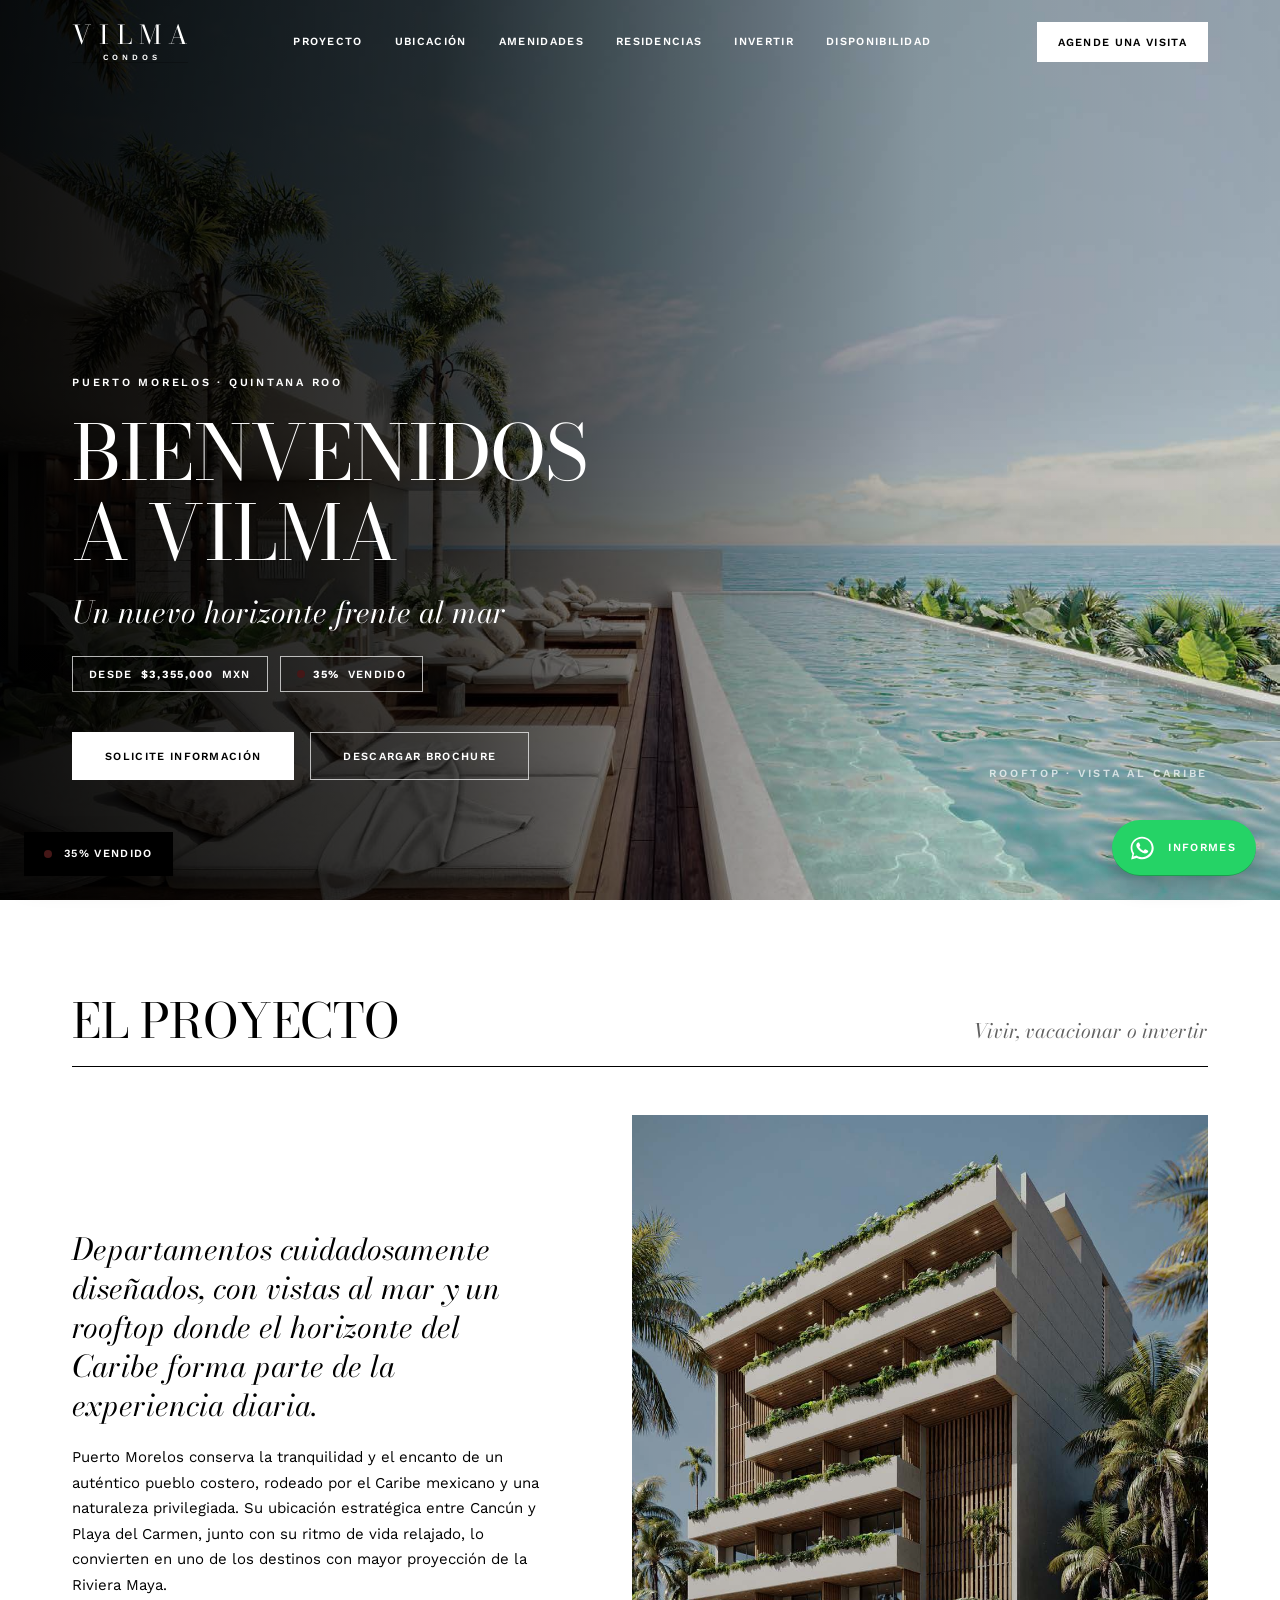
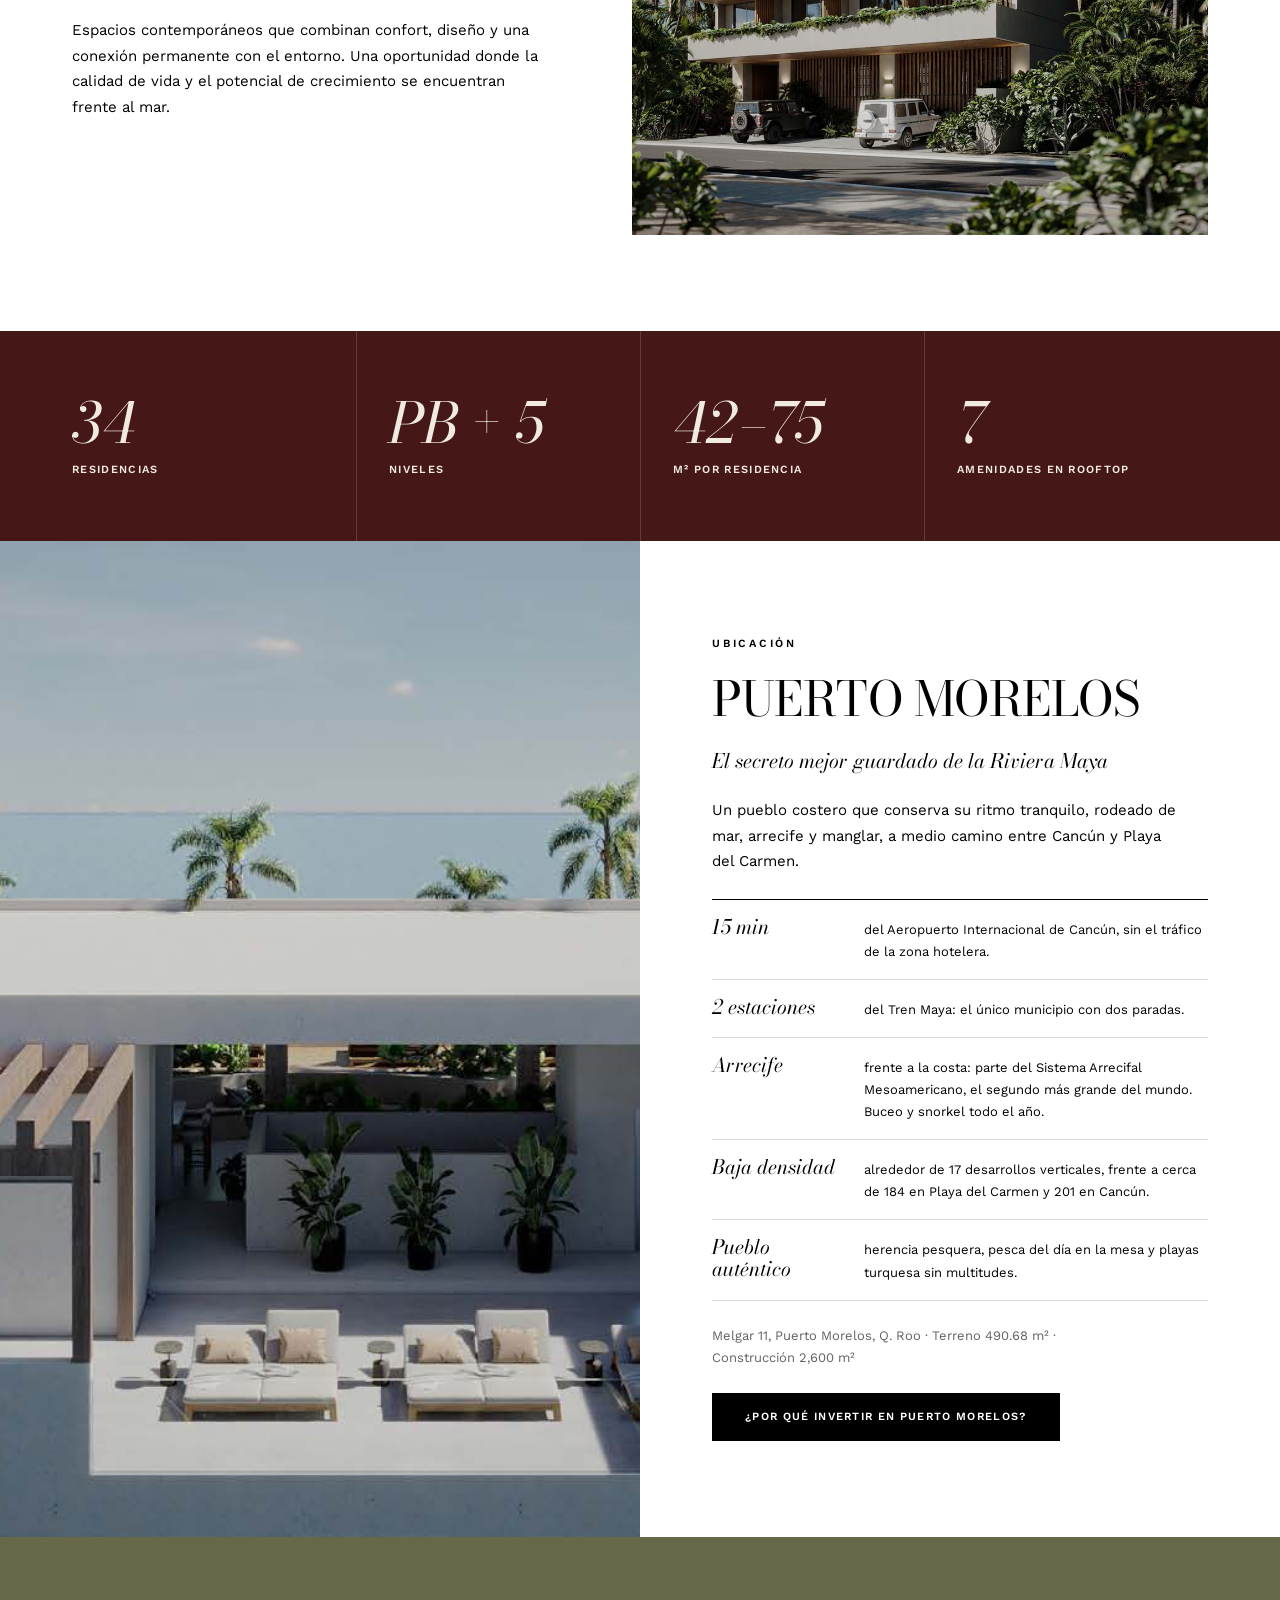
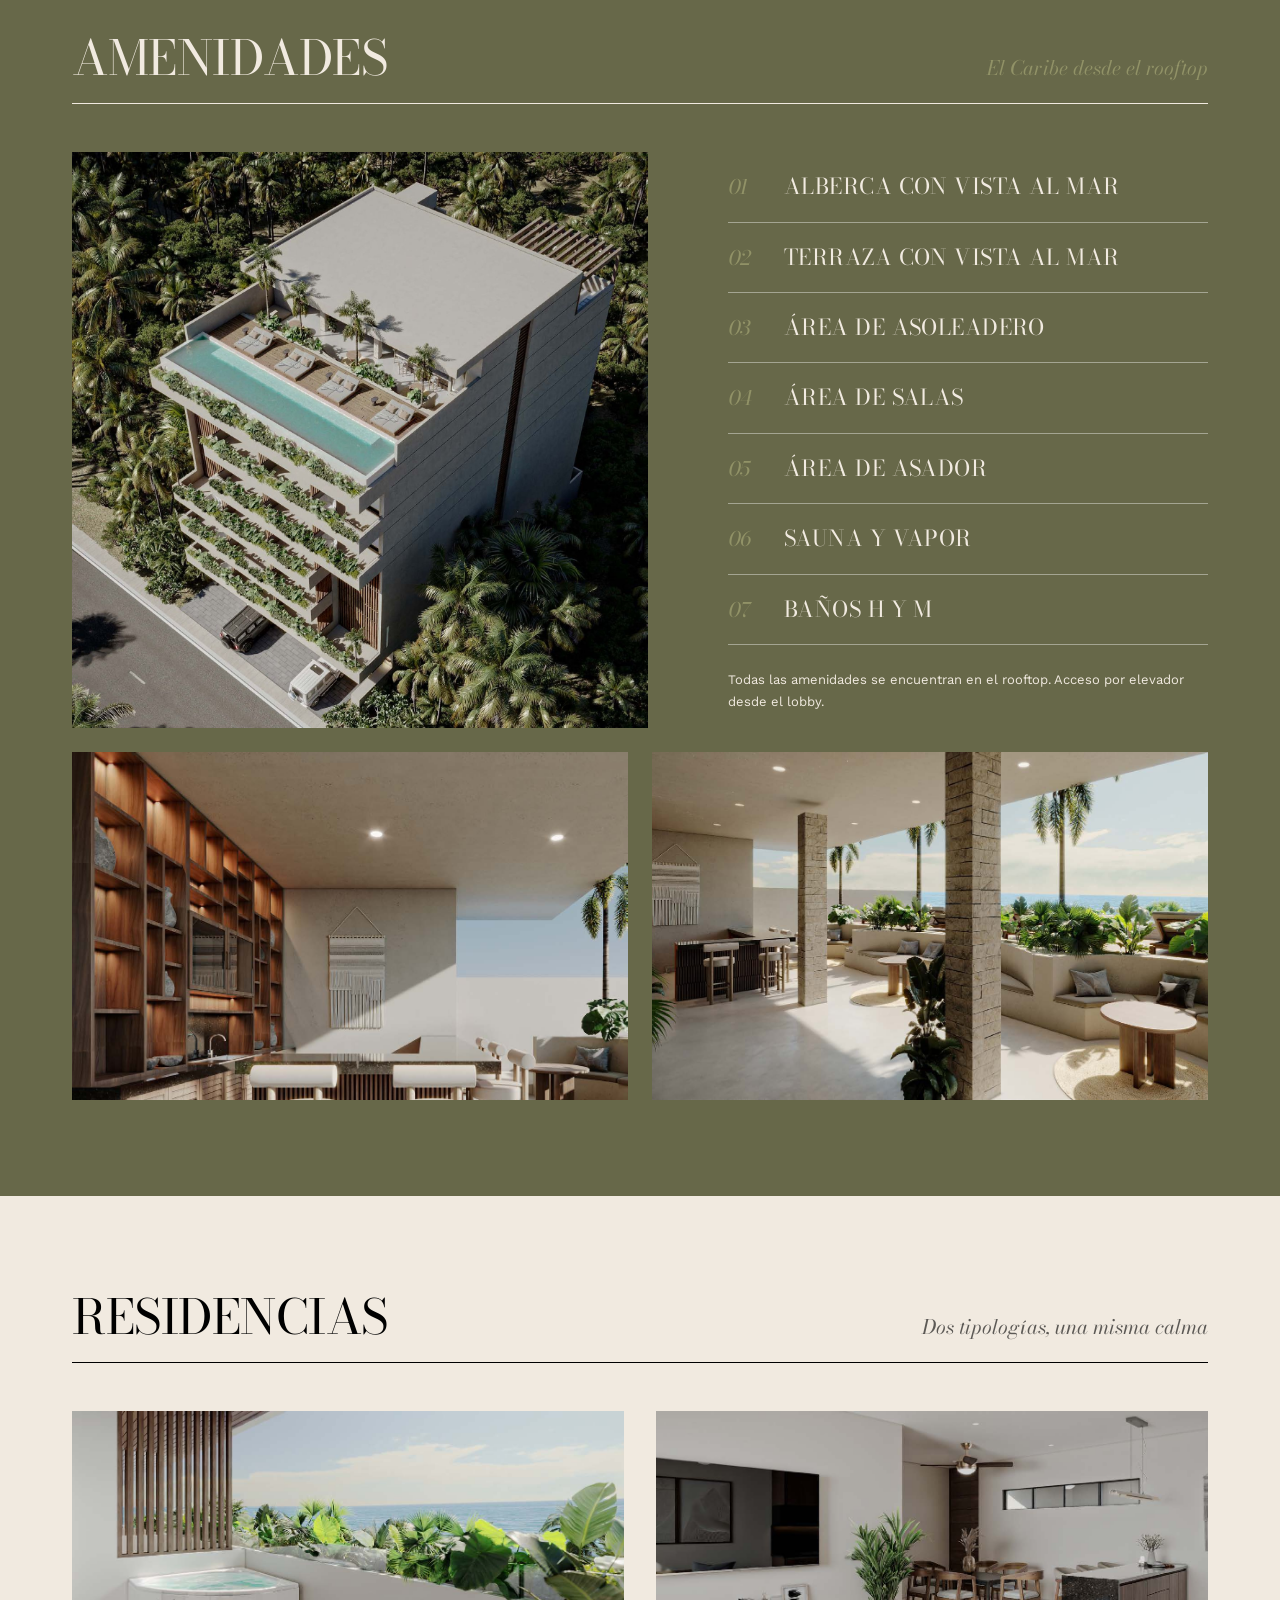
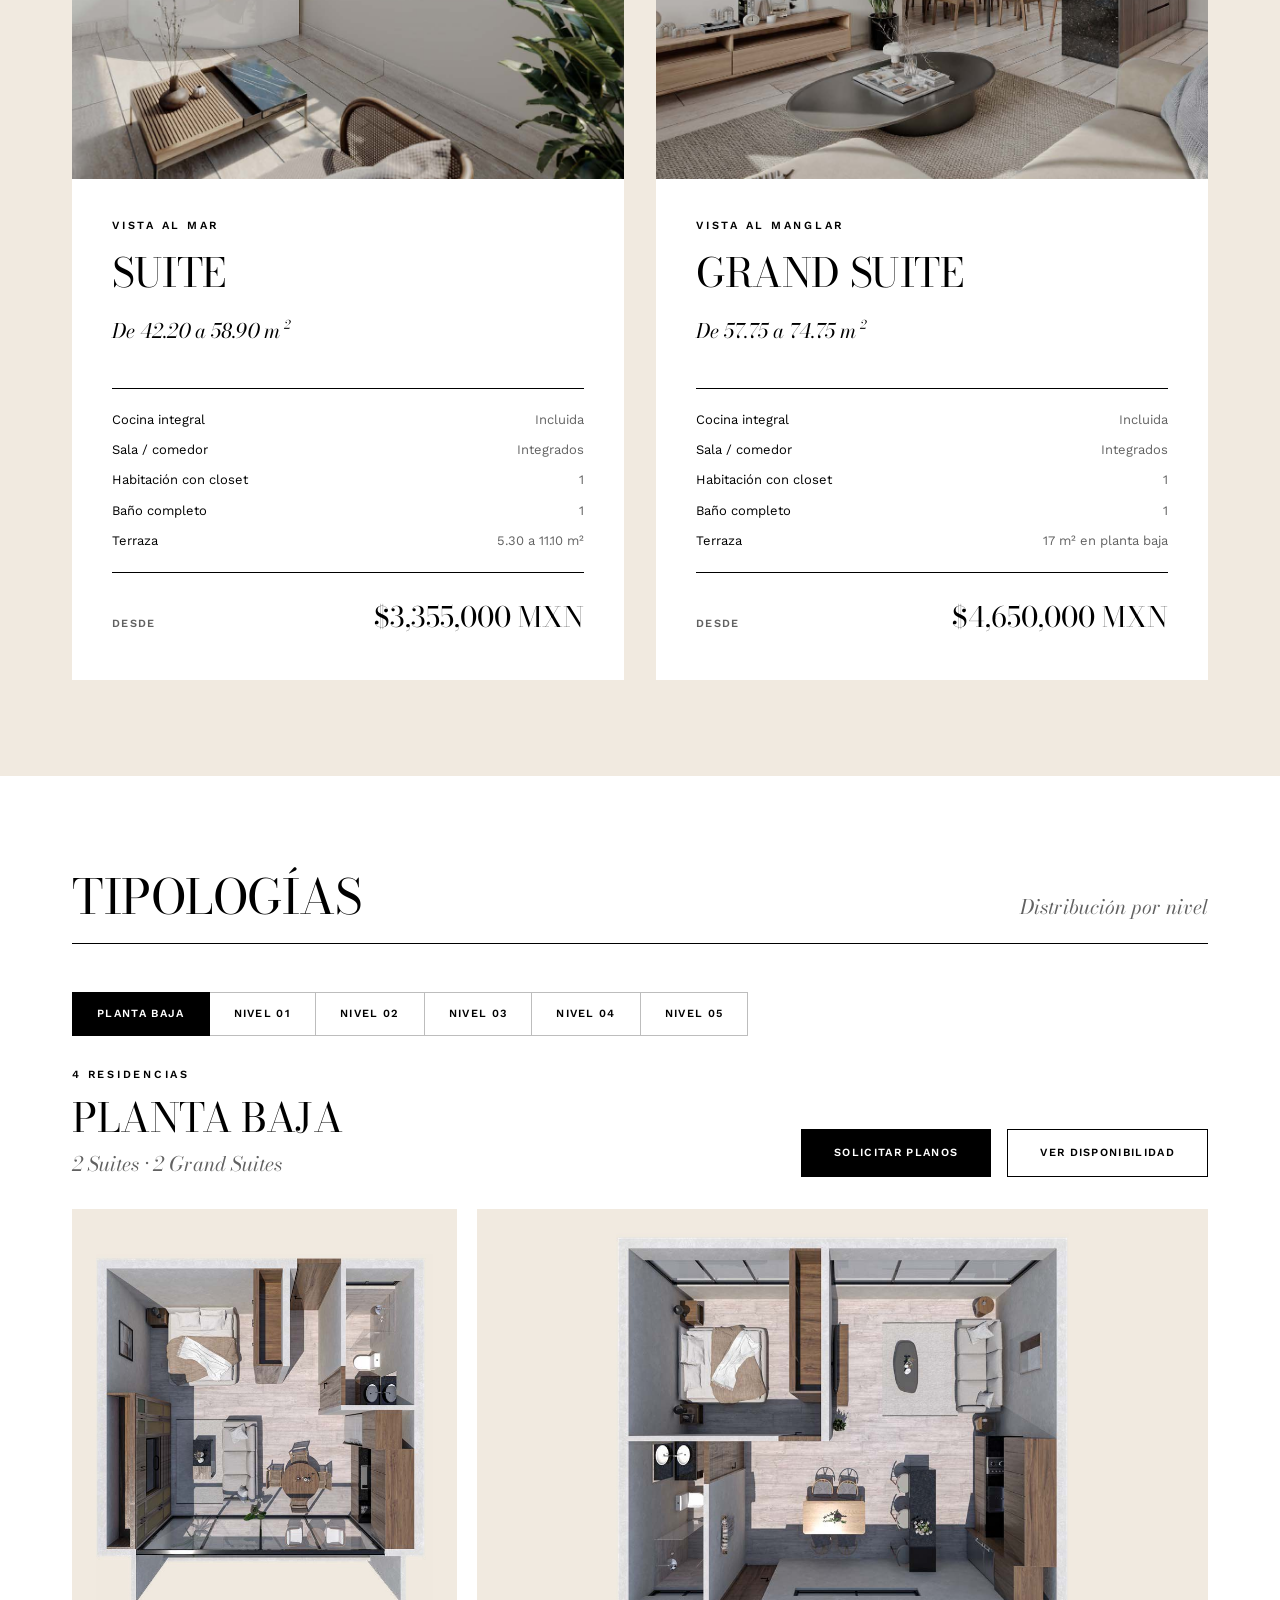
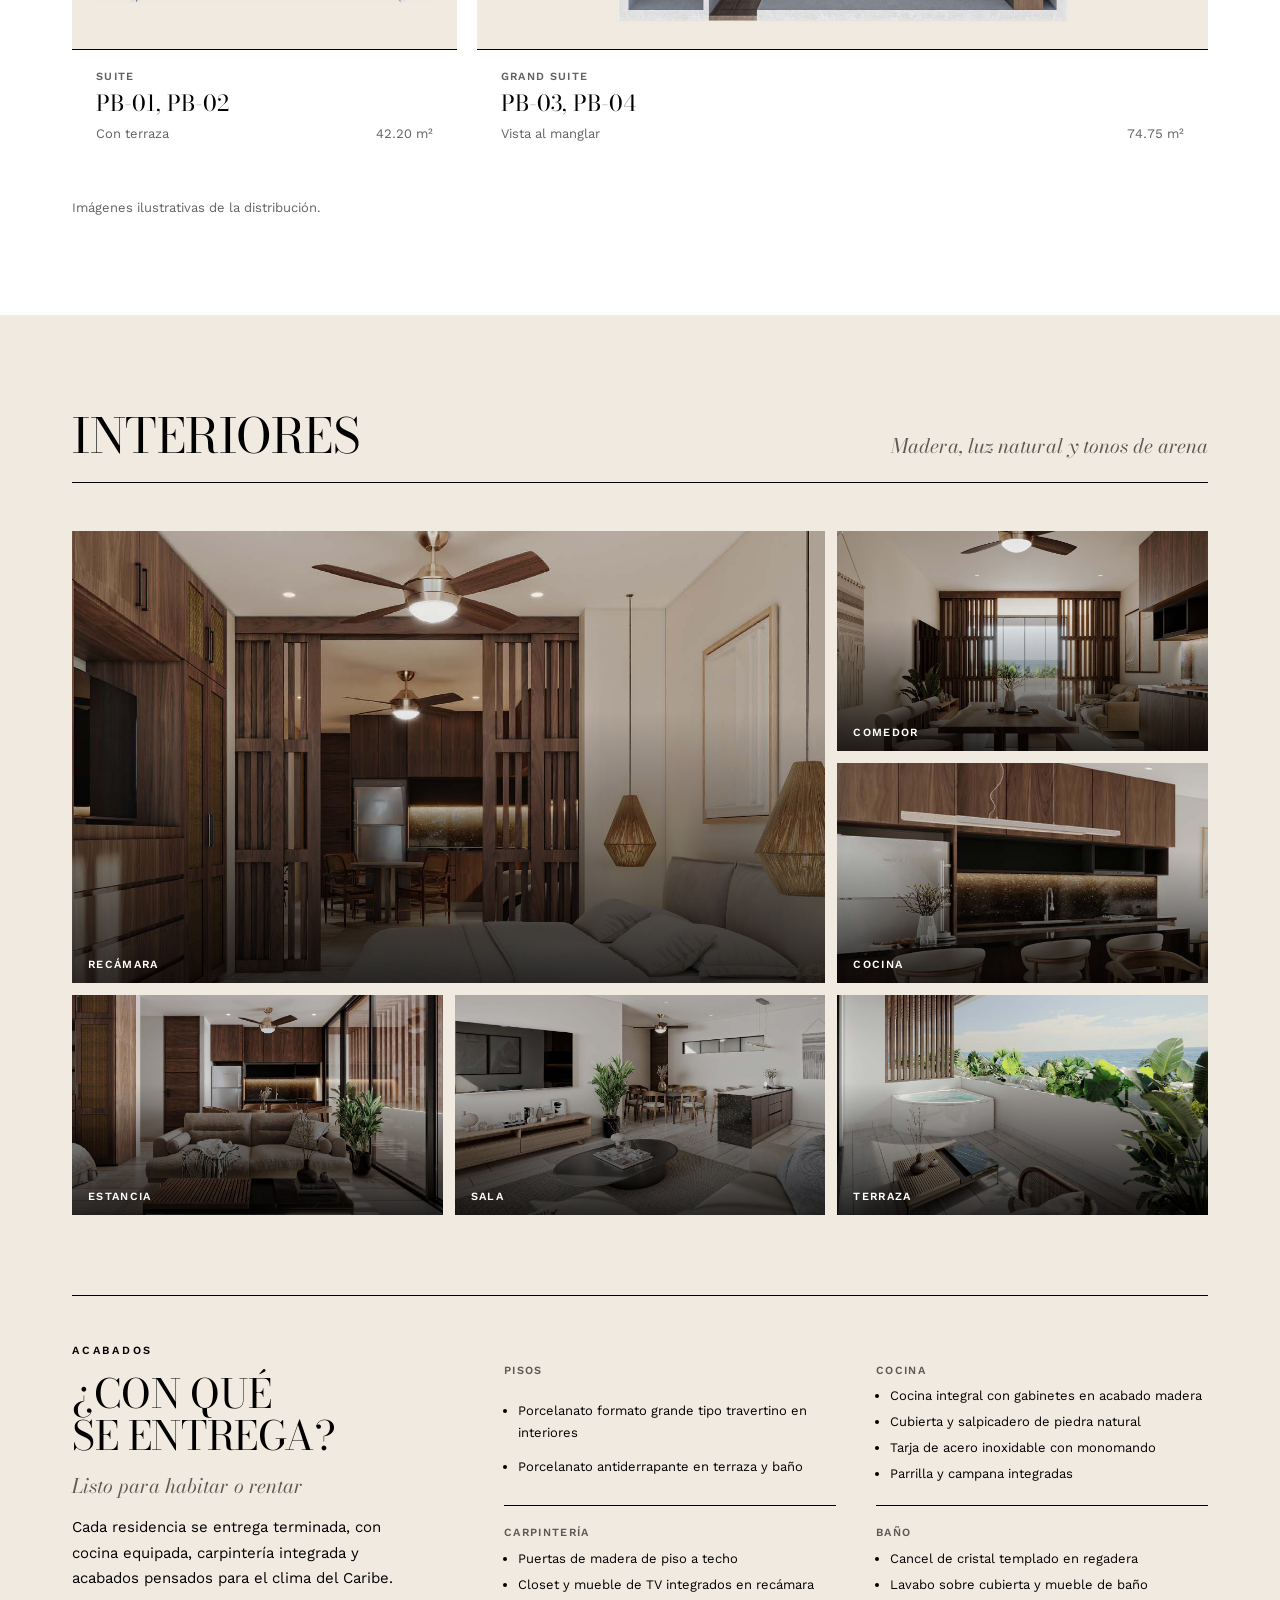
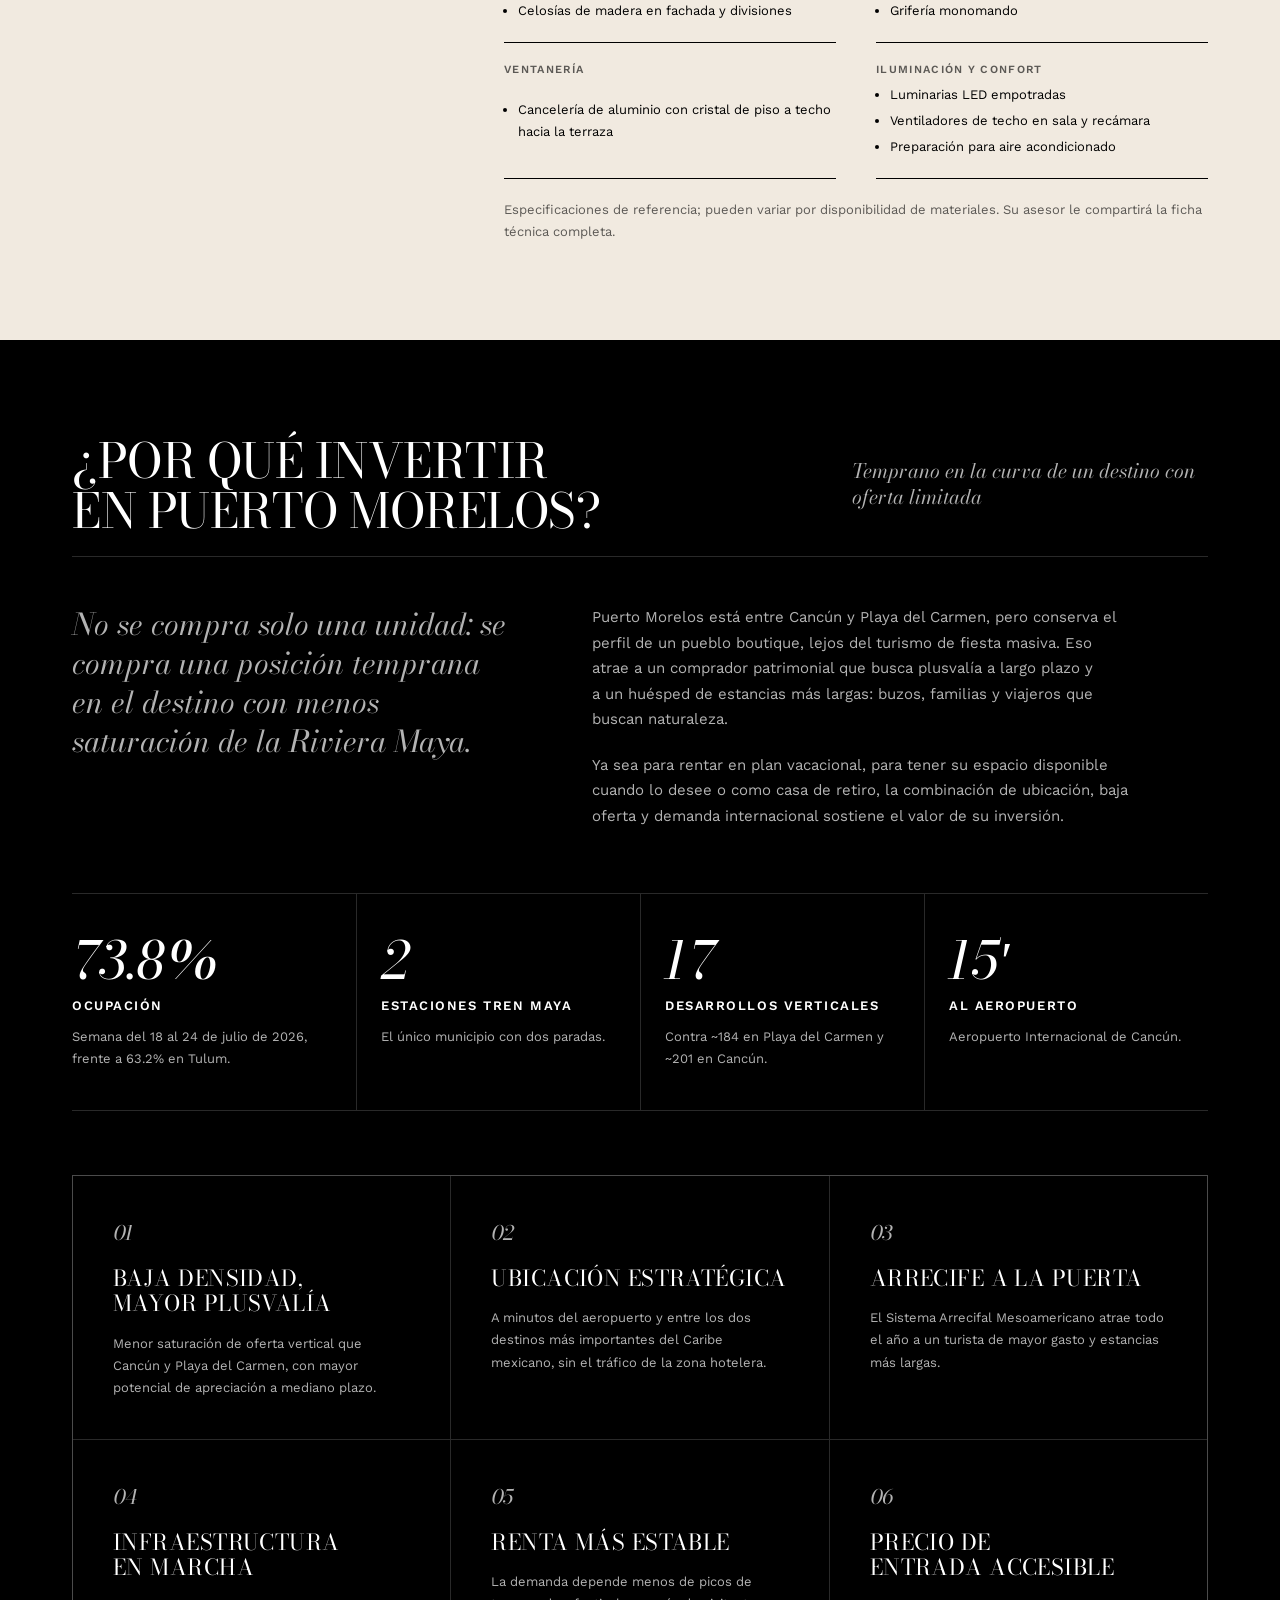
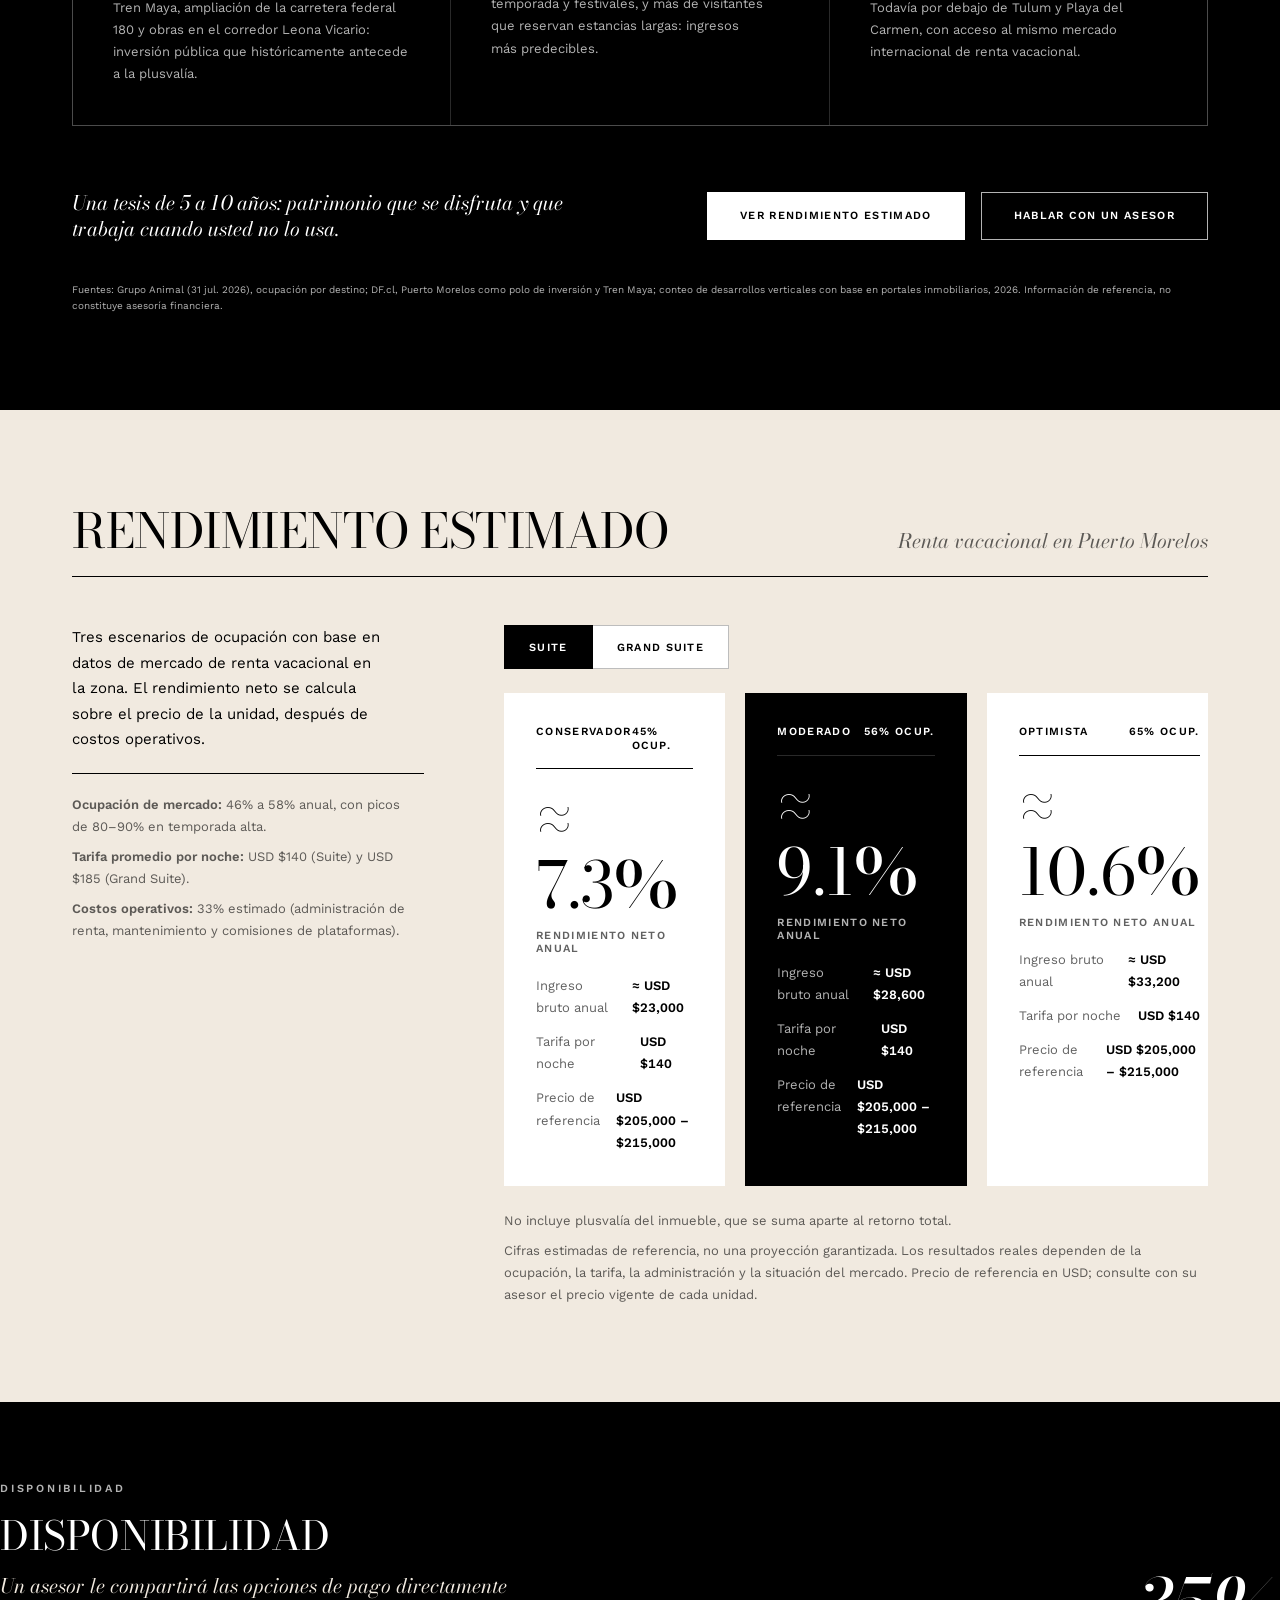
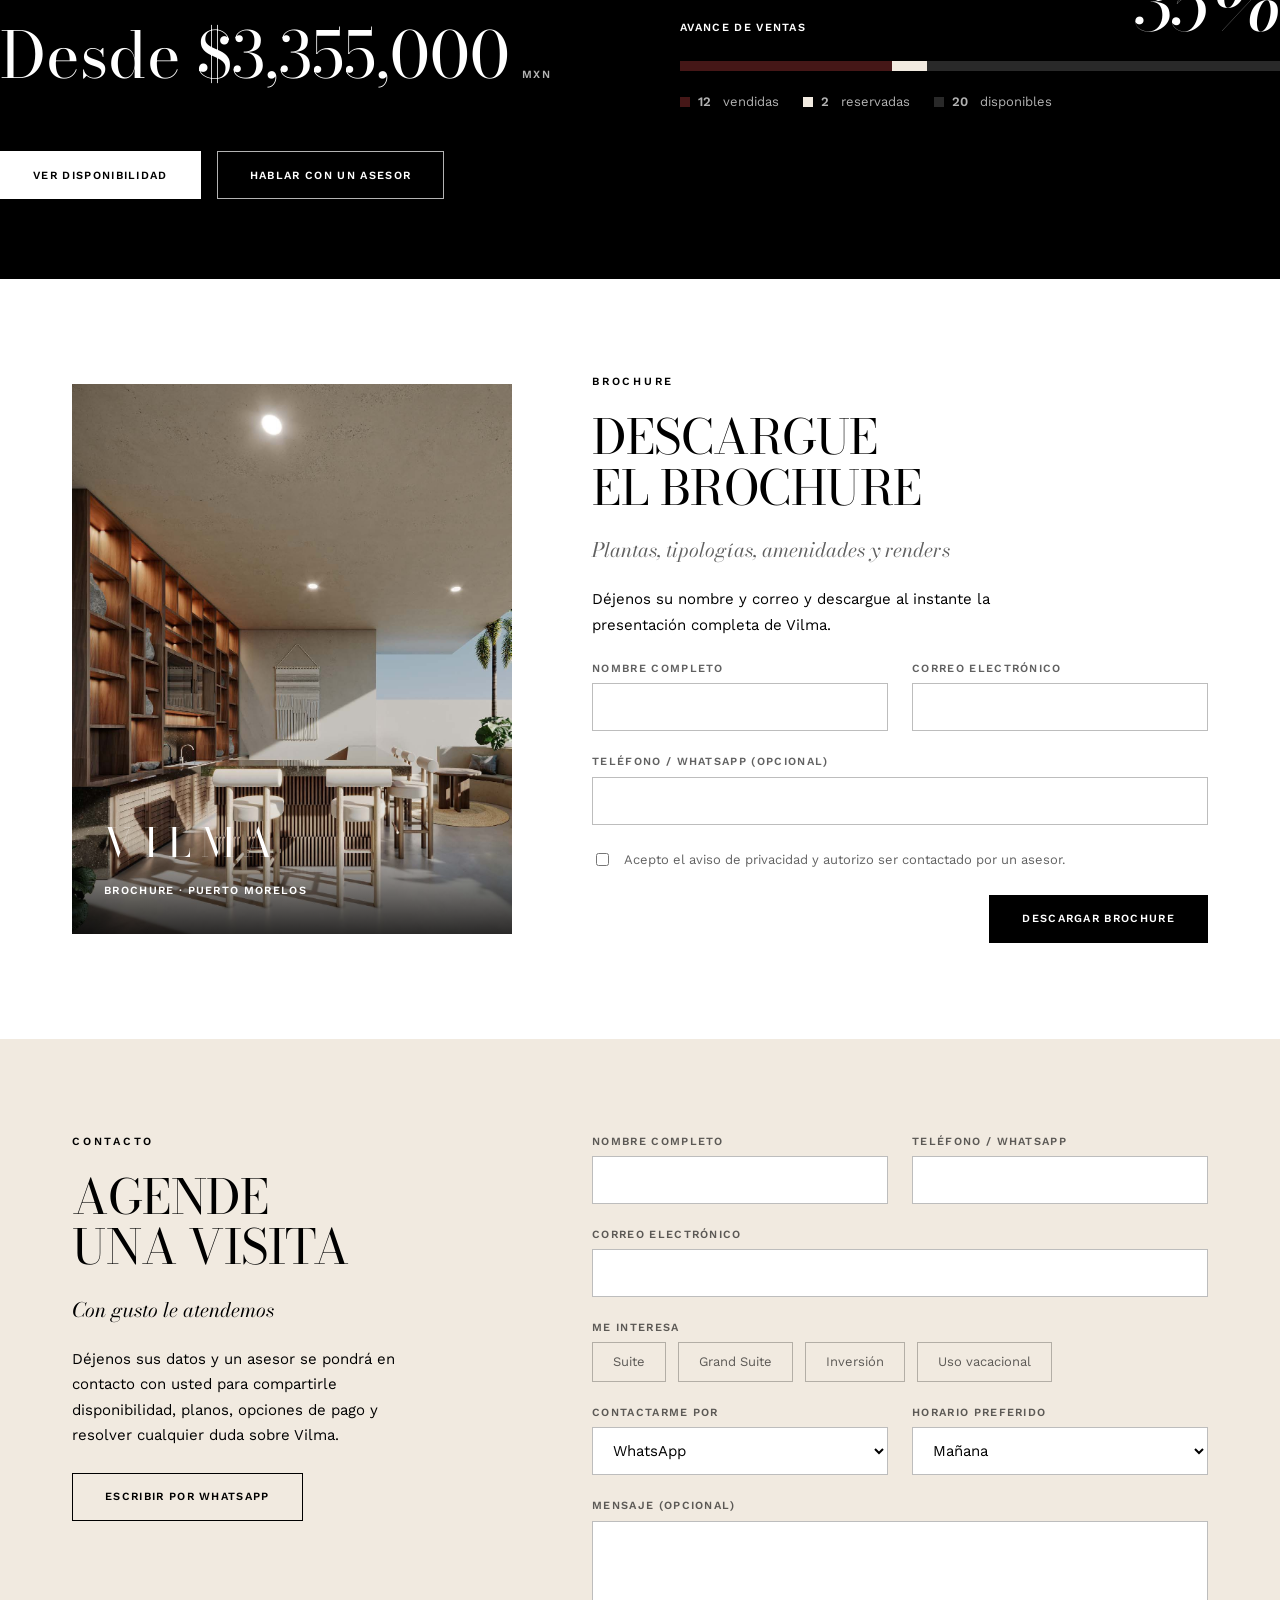
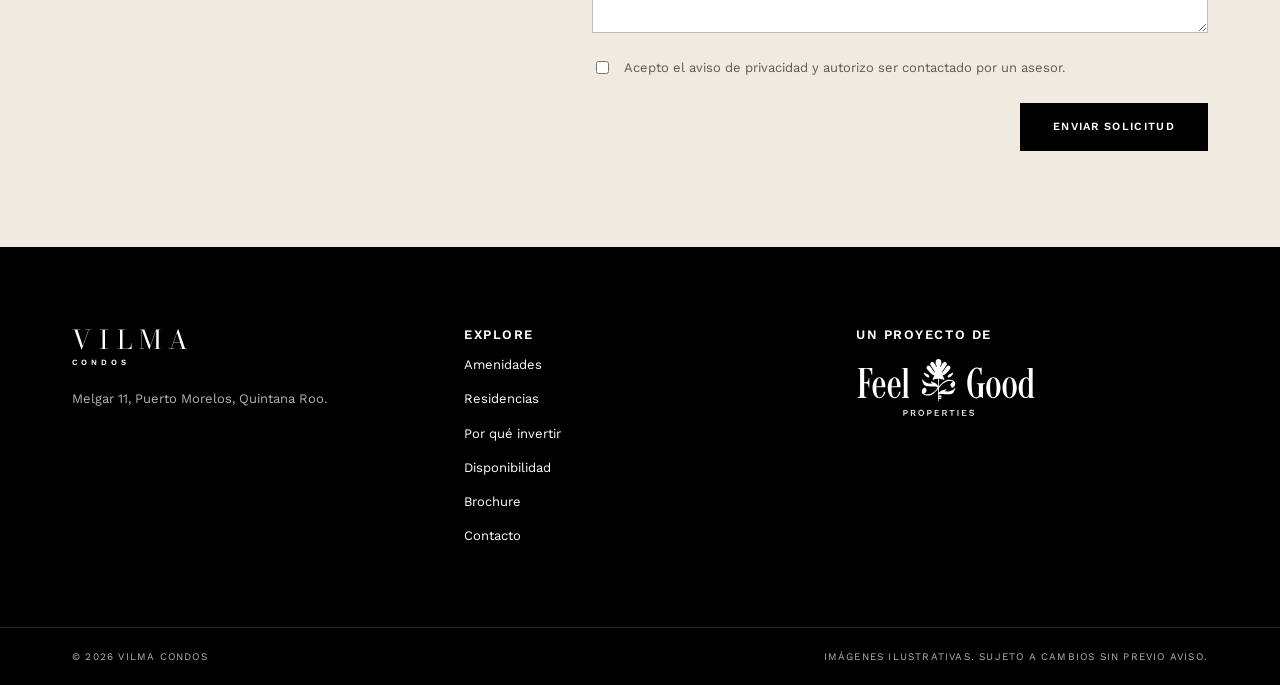
<file: index.html>
<!DOCTYPE html>
<html lang="es-MX">
<head>
<meta charset="utf-8">
<meta name="viewport" content="width=device-width, initial-scale=1">
<title>Vilma Condos · Puerto Morelos</title>
<link rel="stylesheet" href="vilma.css">
<style>
.hero{position:relative;min-height:760px;height:100vh;max-height:960px;color:var(--fgp-white);overflow:hidden}
.hero img{position:absolute;inset:0;width:100%;height:100%;object-fit:cover;object-position:center 60%}
.hero::after{content:"";position:absolute;inset:0;background:var(--scrim-hero)}
.hero>.wrap{position:relative;z-index:2;height:100%;display:flex;flex-direction:column;justify-content:flex-end;padding-bottom:var(--space-13)}
.hero h1{font-size:clamp(48px,7vw,var(--size-display-1));max-width:12ch}
.hero .accent{font-size:var(--size-accent);margin:var(--space-5) 0 var(--space-6)}
.hero .ctas{display:flex;gap:var(--space-4);flex-wrap:wrap}
.hero .loc{position:absolute;right:var(--layout-gutter);bottom:var(--space-13);z-index:2;color:var(--fgp-paper-70)}
.hero-tags{display:flex;flex-wrap:wrap;gap:var(--space-3);margin-bottom:var(--space-8)}
.tag{display:inline-flex;align-items:center;gap:var(--space-2);height:36px;padding:0 var(--space-4);border:1px solid var(--fgp-paper-70);font:600 var(--size-label)/1 var(--font-text);text-transform:uppercase;letter-spacing:var(--tracking-label);color:var(--fgp-white);background:rgba(0,0,0,.18)}
.tag b{font-weight:700}
.tag .dot{width:8px;height:8px;border-radius:50%;background:var(--fgp-terracota)}
.intro{display:grid;grid-template-columns:minmax(0,5fr) minmax(0,6fr);gap:var(--space-11);align-items:center}
.intro .txt{display:grid;gap:var(--space-5)}
.intro .txt p{margin:0;max-width:52ch;text-wrap:pretty}
.intro .lead{font-size:var(--size-accent);color:var(--fgp-carbon)}
.intro .ph{aspect-ratio:4/5;overflow:hidden}
.intro .ph img{width:100%;height:100%;object-fit:cover}
.facts{display:grid;grid-template-columns:repeat(4,minmax(0,1fr))}
.facts div{padding:var(--space-10) var(--space-7);border-left:1px solid var(--fgp-paper-16);display:grid;gap:var(--space-3)}
.facts div:first-child{border-left:0;padding-left:0}
.facts b{font-family:var(--font-display);font-style:italic;font-weight:400;font-variation-settings:var(--display-optical-size);font-size:56px;line-height:1}
/* ubicación */
.ubic{display:grid;grid-template-columns:minmax(0,1fr) minmax(0,1fr);min-height:640px}
.ubic .ph{overflow:hidden}
.ubic .ph img{width:100%;height:100%;object-fit:cover}
.ubic .txt{padding:var(--space-12) var(--layout-gutter);display:grid;gap:var(--space-6);align-content:center}
.ubic h2{font-size:var(--size-display-2)}
.ubic p{margin:0;max-width:52ch}
.pm-list{list-style:none;margin:0;padding:0;display:grid;border-top:1px solid var(--border-rule)}
.pm-list li{display:grid;grid-template-columns:132px 1fr;gap:var(--space-5);align-items:baseline;padding:var(--space-4) 0;border-bottom:1px solid var(--border-subtle)}
.pm-list b{font-family:var(--font-display);font-style:italic;font-weight:400;font-size:var(--size-accent-sm);line-height:1.1}
.pm-list span{font-size:var(--size-body-sm)}
.ubic .addr{font-size:var(--size-body-sm);color:var(--text-secondary)}
.ubic .ctas{display:flex;gap:var(--space-4);flex-wrap:wrap}
/* amenidades */
.amen{display:grid;grid-template-columns:minmax(0,6fr) minmax(0,5fr);gap:var(--space-11);align-items:start}
.amen .ph{aspect-ratio:1/1;overflow:hidden}
.amen .ph img{width:100%;height:100%;object-fit:cover}
.amen ol{list-style:none;margin:0;padding:0;display:grid}
.amen li{display:grid;grid-template-columns:56px 1fr;align-items:baseline;padding:var(--space-4) 0;border-bottom:1px solid var(--fgp-paper-40)}
.amen li span:first-child{font-family:var(--font-display);font-style:italic;font-size:var(--size-accent-sm);color:var(--text-accent-on-olive)}
.amen li span:last-child{font-family:var(--font-display);text-transform:uppercase;font-size:22px;letter-spacing:.02em}
.amen .note{margin-top:var(--space-6);font-size:var(--size-body-sm);color:var(--fgp-lino)}
.amen-strip{display:grid;grid-template-columns:repeat(2,minmax(0,1fr));gap:var(--space-6);margin-top:var(--space-6)}
.amen-strip div{aspect-ratio:16/10;overflow:hidden}
.amen-strip img{width:100%;height:100%;object-fit:cover}
/* residencias */
.types{display:grid;grid-template-columns:repeat(2,minmax(0,1fr));gap:var(--space-7)}
.type{background:var(--fgp-white);display:grid;grid-template-rows:auto 1fr}
.type .ph{aspect-ratio:3/2;overflow:hidden}
.type .ph img{width:100%;height:100%;object-fit:cover;transition:transform 420ms var(--ease-out,cubic-bezier(.16,1,.3,1))}
.type:hover .ph img{transform:scale(1.03)}
.type .bd{padding:var(--space-8);display:grid;gap:var(--space-5);align-content:start}
.type h3{font-size:var(--size-display-3)}
.type .m2{font-family:var(--font-display);font-style:italic;font-size:var(--size-accent-sm)}
.type ul{margin:0;padding:0;list-style:none;display:grid;gap:var(--space-2);border-top:1px solid var(--border-rule);padding-top:var(--space-5)}
.type li{display:flex;justify-content:space-between;gap:var(--space-4);font-size:var(--size-body-sm)}
.type li span:last-child{color:var(--text-secondary)}
.type .from{display:flex;justify-content:space-between;align-items:baseline;gap:var(--space-4);border-top:1px solid var(--border-rule);padding-top:var(--space-5)}
.type .from b{font-family:var(--font-display);font-weight:400;font-size:28px}
/* interiores */
.gallery{display:grid;grid-template-columns:repeat(6,minmax(0,1fr));grid-auto-rows:220px;gap:var(--space-3)}
.gallery figure{margin:0;overflow:hidden;position:relative}
.gallery img{width:100%;height:100%;object-fit:cover;transition:transform 420ms cubic-bezier(.16,1,.3,1)}
.gallery figure:hover img{transform:scale(1.03)}
.gallery figure,.zoomable{cursor:zoom-in}
.gallery figure:focus-visible,.zoomable:focus-visible{outline:1px solid var(--action-focus-ring);outline-offset:3px}
.amen-strip>div:hover img,.amen .ph:hover img{transform:scale(1.03)}
.amen .ph img,.amen-strip img{transition:transform 420ms cubic-bezier(.16,1,.3,1)}
.lb{position:fixed;inset:0;z-index:100;background:rgba(20,18,16,.94);display:none;align-items:center;justify-content:center;padding:72px 80px}
.lb.open{display:flex}
.lb figure{margin:0;display:grid;gap:var(--space-4);justify-items:center;max-width:100%;max-height:100%}
.lb img{max-width:100%;max-height:calc(100vh - 160px);object-fit:contain;cursor:zoom-out}
.lb figcaption{color:var(--fgp-white);display:flex;gap:var(--space-5)}
.lb figcaption span:last-child{color:var(--fgp-paper-70)}
.lb button{position:absolute;background:none;border:1px solid var(--fgp-paper-40);color:var(--fgp-white);width:48px;height:48px;font:400 24px/1 var(--font-text);cursor:pointer;transition:background 160ms,color 160ms}
.lb button:hover{background:var(--fgp-white);color:var(--fgp-carbon)}
.lb .x{top:20px;right:20px}
.lb .pv{left:20px;top:50%;transform:translateY(-50%)}
.lb .nx{right:20px;top:50%;transform:translateY(-50%)}
@media (max-width:900px){.lb{padding:64px 12px}.lb .pv,.lb .nx{top:auto;bottom:16px;transform:none}}
.gallery figcaption{position:absolute;left:var(--space-4);bottom:var(--space-3);color:var(--fgp-white);background:none;z-index:1}
.gallery figure::after{content:"";position:absolute;inset:0;background:var(--scrim-bottom);pointer-events:none}
.g1{grid-column:span 4;grid-row:span 2}.g2{grid-column:span 2}.g3{grid-column:span 2}.g4{grid-column:span 2}.g5{grid-column:span 2}.g6{grid-column:span 2}
.finishes{display:grid;grid-template-columns:minmax(0,4fr) minmax(0,8fr);gap:var(--space-11);margin-top:var(--space-11);padding-top:var(--space-9);border-top:1px solid var(--border-rule)}
.finishes .hd{display:grid;gap:var(--space-4);align-content:start}
.finishes .hd h3{font-size:var(--size-display-3)}
.finishes .hd .accent{font-size:var(--size-accent-sm);color:var(--text-secondary)}
.finishes .hd p{margin:0;max-width:40ch}
.fin-grid{display:grid;grid-template-columns:repeat(2,minmax(0,1fr));gap:0 var(--space-8)}
.fin{padding:var(--space-5) 0;border-bottom:1px solid var(--border-rule);display:grid;gap:var(--space-2)}
.fin .label{color:var(--text-secondary)}
.fin ul{margin:0;padding:0 0 0 1.1em;display:grid;gap:var(--space-1);font-size:var(--size-body-sm)}
.fin-note{grid-column:1/-1;margin:var(--space-5) 0 0;font-size:var(--size-body-sm);color:var(--text-secondary)}
/* tipologías */
.lv-tabs{display:flex;flex-wrap:wrap;margin-bottom:var(--space-7)}
.lv-tabs button{font:600 var(--size-label)/1 var(--font-text);text-transform:uppercase;letter-spacing:var(--tracking-label);height:44px;padding:0 var(--space-6);border:1px solid var(--border-field);margin-left:-1px;background:var(--fgp-white);color:var(--fgp-carbon);cursor:pointer;white-space:nowrap;transition:all 160ms}
.lv-tabs button:first-child{margin-left:0}
.lv-tabs button:hover{border-color:var(--fgp-carbon);position:relative}
.lv-tabs button[aria-selected="true"]{background:var(--fgp-carbon);color:var(--fgp-white);border-color:var(--fgp-carbon);position:relative}
.lv{display:grid;gap:var(--space-7)}
.lv[hidden]{display:none}
.lv-head{display:flex;justify-content:space-between;align-items:flex-end;gap:var(--space-6);flex-wrap:wrap}
.lv-head h3{font-size:var(--size-display-3);margin-bottom:var(--space-3)}
.lv-head .accent{font-size:var(--size-accent-sm);color:var(--text-secondary)}
.lv-head .cta{display:flex;gap:var(--space-4);flex-wrap:wrap}
.tp-grid{display:grid;grid-template-columns:var(--cols);gap:var(--space-5);align-items:stretch}
.tp{background:var(--surface-linen);display:grid;grid-template-rows:1fr auto;margin:0}
.tp .im{height:440px;padding:var(--space-6);display:flex;align-items:center;justify-content:center}
.tp img{max-width:100%;max-height:100%;object-fit:contain}
.tp figcaption{display:grid;gap:var(--space-2);padding:var(--space-5) var(--space-6);border-top:1px solid var(--border-rule);background:var(--fgp-white)}
.tp .u{font-family:var(--font-display);font-size:22px;line-height:1.1}
.tp .meta{display:flex;justify-content:space-between;gap:var(--space-3);font-size:var(--size-body-sm);color:var(--text-secondary);font-variant-numeric:tabular-nums}
.tp-note{font-size:var(--size-body-sm);color:var(--text-secondary);margin:0}
/* por qué invertir */
.why-stats{display:grid;grid-template-columns:repeat(4,minmax(0,1fr));border-top:1px solid var(--fgp-paper-16);border-bottom:1px solid var(--fgp-paper-16);margin-bottom:var(--space-10)}
.why-stats div{padding:var(--space-8) var(--space-6);border-left:1px solid var(--fgp-paper-16);display:grid;gap:var(--space-3);align-content:start}
.why-stats div:first-child{border-left:0;padding-left:0}
.why-stats b{font-family:var(--font-display);font-style:italic;font-weight:400;font-variation-settings:var(--display-optical-size);font-size:52px;line-height:1}
.why-stats span{font-size:var(--size-body-sm);color:var(--fgp-paper-70)}
.why-stats .label{color:var(--fgp-white)}
.why-intro{display:grid;grid-template-columns:minmax(0,5fr) minmax(0,7fr);gap:var(--space-11);margin-bottom:var(--space-10)}
.why-intro .accent{font-size:var(--size-accent)}
.why-intro p{margin:0;color:var(--fgp-paper-70);max-width:60ch}
.why-intro .txt{display:grid;gap:var(--space-5)}
.why-grid{display:grid;grid-template-columns:repeat(3,minmax(0,1fr));gap:1px;background:var(--fgp-paper-16);border:1px solid var(--fgp-paper-16)}
.why{background:var(--surface-ink);padding:var(--space-8);display:grid;gap:var(--space-4);align-content:start}
.why .n{font-family:var(--font-display);font-style:italic;font-size:var(--size-accent-sm);color:var(--fgp-paper-70)}
.why h3{font-family:var(--font-display);font-weight:400;text-transform:uppercase;font-size:22px;letter-spacing:.02em;line-height:1.15;margin:0}
.why p{margin:0;font-size:var(--size-body-sm);color:var(--fgp-paper-70)}
.why-close{display:flex;justify-content:space-between;align-items:center;gap:var(--space-7);flex-wrap:wrap;margin-top:var(--space-10)}
.why-close .accent{font-size:var(--size-accent-sm);max-width:44ch}
.src{margin-top:var(--space-8);font-size:var(--size-micro);color:var(--fgp-paper-70);line-height:1.6}
/* ROI */
.roi{display:grid;grid-template-columns:minmax(0,4fr) minmax(0,8fr);gap:var(--space-11);align-items:start}
.roi .hd{display:grid;gap:var(--space-5)}
.roi .hd p{margin:0;max-width:42ch}
.roi .assume{display:grid;gap:var(--space-2);font-size:var(--size-body-sm);color:var(--text-secondary);border-top:1px solid var(--border-rule);padding-top:var(--space-5)}
.roi .assume p{margin:0}
.seg{display:flex;flex-wrap:wrap;margin-bottom:var(--space-6)}
.seg button{font:600 var(--size-label)/1 var(--font-text);text-transform:uppercase;letter-spacing:var(--tracking-label);height:44px;padding:0 var(--space-6);border:1px solid var(--border-field);margin-left:-1px;background:var(--fgp-white);color:var(--fgp-carbon);cursor:pointer;transition:all 160ms}
.seg button:first-child{margin-left:0}
.seg button[aria-pressed="true"]{background:var(--fgp-carbon);color:var(--fgp-white);border-color:var(--fgp-carbon);position:relative}
.scen{display:grid;grid-template-columns:repeat(3,minmax(0,1fr));gap:var(--space-5)}
.sc{background:var(--fgp-white);padding:var(--space-7);display:grid;gap:var(--space-5);align-content:start}
.sc.mid{background:var(--fgp-carbon);color:var(--fgp-white)}
.sc .top{display:flex;justify-content:space-between;align-items:baseline;border-bottom:1px solid var(--border-rule);padding-bottom:var(--space-4)}
.sc.mid .top{border-color:var(--fgp-paper-16)}
.sc .pct{font-family:var(--font-display);font-size:64px;line-height:1;font-variation-settings:var(--display-optical-size)}
.sc .pct small{display:block;font:600 var(--size-label)/1.2 var(--font-text);letter-spacing:var(--tracking-label);text-transform:uppercase;color:var(--text-secondary);margin-top:var(--space-3)}
.sc.mid .pct small,.sc.mid dd{color:var(--fgp-paper-70)}
.sc dl{margin:0;display:grid;gap:var(--space-3)}
.sc dl div{display:flex;justify-content:space-between;gap:var(--space-4);font-size:var(--size-body-sm);font-variant-numeric:tabular-nums}
.sc dd{margin:0;color:var(--text-secondary)}
.sc dt{font-weight:600}
.roi-note{margin-top:var(--space-6);font-size:var(--size-body-sm);color:var(--text-secondary);display:grid;gap:var(--space-2)}
.roi-note p{margin:0}
/* disponibilidad */
.avail{display:grid;grid-template-columns:minmax(0,1fr) minmax(0,1fr);gap:var(--space-11);align-items:center;padding:var(--space-11) 0}
.avail h2{font-size:var(--size-display-3)}
.avail .accent{font-size:var(--size-accent-sm);color:var(--fgp-lino);margin-top:var(--space-4)}
.avail .ctas{display:flex;gap:var(--space-4);flex-wrap:wrap;margin-top:var(--space-8)}
.from-big{font-family:var(--font-display);font-weight:400;font-variation-settings:var(--display-optical-size);font-size:clamp(40px,5vw,64px);line-height:1;margin-top:var(--space-6)}
.from-big small{font:600 var(--size-label)/1 var(--font-text);letter-spacing:var(--tracking-label);text-transform:uppercase;color:var(--fgp-paper-70);margin-left:var(--space-3)}
.progress{display:grid;gap:var(--space-5)}
.progress .pv{display:flex;justify-content:space-between;align-items:baseline}
.progress .pv b{font-family:var(--font-display);font-style:italic;font-weight:400;font-size:72px;line-height:1}
.pbar{display:flex;height:10px;background:var(--fgp-paper-16)}
.pbar i{display:block;height:100%}
.pbar .s{background:var(--fgp-terracota)}
.pbar .r{background:var(--fgp-lino)}
.legend{display:flex;gap:var(--space-6);flex-wrap:wrap;font-size:var(--size-body-sm);color:var(--fgp-paper-70)}
.legend span{display:inline-flex;align-items:center;gap:var(--space-2)}
.legend i{width:10px;height:10px;display:inline-block}
/* brochure */
.bro{display:grid;grid-template-columns:minmax(0,5fr) minmax(0,7fr);gap:var(--space-11);align-items:center}
.bro .ph{aspect-ratio:4/5;overflow:hidden;position:relative}
.bro .ph img{width:100%;height:100%;object-fit:cover}
.bro .ph .cover{position:absolute;inset:auto 0 0 0;padding:var(--space-7);color:var(--fgp-white);background:var(--scrim-bottom)}
.bro .ph .cover b{font-family:var(--font-display);font-weight:400;font-size:40px;letter-spacing:.24em;display:block}
.bro .txt{display:grid;gap:var(--space-6)}
.bro h2{font-size:var(--size-display-2)}
.bro .accent{font-size:var(--size-accent-sm);color:var(--text-secondary)}
.bro .txt>p{margin:0;max-width:52ch}
.bro-ok{display:none;gap:var(--space-5);border-top:1px solid var(--border-rule);padding-top:var(--space-7)}
.bro-ok h3{font-size:var(--size-display-3)}
.bro-ok p{margin:0}
.bro-sent #broForm{display:none}.bro-sent .bro-ok{display:grid}
/* contacto */
.contact{display:grid;grid-template-columns:minmax(0,5fr) minmax(0,7fr);gap:var(--space-11)}
.contact .aside{display:grid;gap:var(--space-6);align-content:start}
.contact .aside h2{font-size:var(--size-display-2)}
.contact .aside .accent{font-size:var(--size-accent-sm)}
.contact .aside p{margin:0;max-width:40ch}
form{display:grid;grid-template-columns:repeat(2,minmax(0,1fr));gap:var(--space-6)}
.field{display:grid;gap:var(--space-2)}
.field.full{grid-column:1/-1}
.field label{color:var(--text-secondary)}
.field input,.field select,.field textarea{font:inherit;font-size:var(--size-body);border:1px solid var(--border-field);border-radius:0;background:var(--fgp-white);padding:var(--space-3) var(--space-4);height:48px;color:var(--fgp-carbon);transition:border-color 160ms}
.field textarea{height:auto;min-height:112px;resize:vertical}
.field input:hover,.field select:hover,.field textarea:hover{border-color:var(--fgp-carbon)}
.field input:focus,.field select:focus,.field textarea:focus{outline:1px solid var(--action-focus-ring);outline-offset:3px;border-color:var(--fgp-carbon)}
.chips{display:flex;flex-wrap:wrap;gap:var(--space-3)}
.chips label{cursor:pointer}
.chips input{position:absolute;opacity:0;pointer-events:none}
.chips span{display:inline-flex;align-items:center;height:40px;padding:0 var(--space-5);border:1px solid var(--border-field);font-size:var(--size-body-sm);transition:all 160ms}
.chips label:hover span{border-color:var(--fgp-carbon)}
.chips input:checked+span{background:var(--fgp-carbon);color:var(--fgp-white);border-color:var(--fgp-carbon)}
.chips input:focus-visible+span{outline:1px solid var(--action-focus-ring);outline-offset:3px}
.consent{grid-column:1/-1;display:flex;gap:var(--space-3);align-items:flex-start;font-size:var(--size-body-sm);color:var(--text-secondary)}
.consent input{margin-top:4px;accent-color:var(--fgp-carbon)}
.submit{grid-column:1/-1;display:flex;justify-content:space-between;align-items:center;gap:var(--space-5);flex-wrap:wrap}
.err{color:var(--fgp-terracota);font-size:var(--size-body-sm)}
.thanks{display:none;border-top:1px solid var(--border-rule);padding-top:var(--space-8);gap:var(--space-5)}
.thanks h3{font-size:var(--size-display-3)}
.thanks p{margin:0;max-width:48ch}
.sent #lead{display:none}.sent .thanks{display:grid}
/* flotantes */
.wa{position:fixed;right:24px;bottom:24px;z-index:50;display:inline-flex;align-items:center;gap:var(--space-3);height:56px;padding:0 var(--space-5) 0 var(--space-4);border-radius:28px;background:#25D366;color:#fff;text-decoration:none;font:600 var(--size-label)/1 var(--font-text);text-transform:uppercase;letter-spacing:var(--tracking-label);box-shadow:0 8px 24px rgba(0,0,0,.22);transition:transform 160ms,box-shadow 160ms}
.wa:hover{color:#fff;transform:translateY(-2px);box-shadow:0 12px 28px rgba(0,0,0,.28)}
.wa svg{width:28px;height:28px;flex-shrink:0}
.sold-pill{position:fixed;left:24px;bottom:24px;z-index:50;display:inline-flex;align-items:center;gap:var(--space-3);height:44px;padding:0 var(--space-5);background:var(--fgp-carbon);color:var(--fgp-white);text-decoration:none;font:600 var(--size-label)/1 var(--font-text);text-transform:uppercase;letter-spacing:var(--tracking-label);box-shadow:0 8px 24px rgba(0,0,0,.18)}
.sold-pill:hover{color:var(--fgp-white);background:var(--fgp-oliva)}
.sold-pill .dot{width:8px;height:8px;border-radius:50%;background:var(--fgp-terracota)}
@media (max-width:900px){
.tp-grid{grid-template-columns:repeat(auto-fit,minmax(160px,1fr))!important}.tp .im{height:300px}
.intro,.amen,.types,.ubic,.contact,.avail,.finishes,.why-intro,.roi,.bro{grid-template-columns:1fr}
.facts,.why-stats{grid-template-columns:repeat(2,minmax(0,1fr))}
.facts div,.why-stats div{padding:var(--space-7) var(--space-5);border-left:0;border-top:1px solid var(--fgp-paper-16)}
.facts div:first-child,.why-stats div:first-child{padding-left:var(--space-5)}
.facts b,.why-stats b{font-size:40px}
.why-grid,.scen,.fin-grid{grid-template-columns:1fr}
.gallery{grid-template-columns:repeat(2,minmax(0,1fr));grid-auto-rows:180px}.g1{grid-column:span 2}.g2,.g3,.g4,.g5,.g6{grid-column:span 1}
.ubic .ph{aspect-ratio:4/3}.ubic .txt{padding:var(--space-10) var(--layout-gutter)}
.pm-list li{grid-template-columns:1fr;gap:var(--space-1)}
.hero .loc{display:none}form{grid-template-columns:1fr}.hero{min-height:680px}
.wa{right:16px;bottom:16px;padding:0 var(--space-4)}.wa span{display:none}
.sold-pill{left:16px;bottom:22px}
}
</style>
</head>
<body id="top">
<header class="hero" data-screen-label="Hero">
<img src="assets/vilma-rooftop-alberca.jpg" alt="Alberca infinita del rooftop de Vilma con camastros y vista al mar Caribe">
<nav class="nav">
<div class="wrap">
<a class="brand" href="#top" aria-label="Vilma Condos"><b>VILMA</b><small>CONDOS</small></a>
<ul class="label">
<li><a href="#proyecto">Proyecto</a></li>
<li><a href="#ubicacion">Ubicación</a></li>
<li><a href="#amenidades">Amenidades</a></li>
<li><a href="#residencias">Residencias</a></li>
<li><a href="#invertir">Invertir</a></li>
<li><a href="#disponibilidad">Disponibilidad</a></li>
</ul>
<a class="btn light" href="#contacto">Agende una visita</a>
</div>
</nav>
<div class="wrap">
<p class="eyebrow" style="margin-bottom:var(--space-6)">Puerto Morelos · Quintana Roo</p>
<h1 class="display">Bienvenidos a Vilma</h1>
<p class="accent">Un nuevo horizonte frente al mar</p>
<div class="hero-tags">
<span class="tag">Desde <b data-desde></b> MXN</span>
<span class="tag"><i class="dot"></i><b data-pct></b> vendido</span>
</div>
<div class="ctas">
<a class="btn light" href="#contacto">Solicite información</a>
<a class="btn ghost-light" href="#brochure">Descargar brochure</a>
</div>
</div>
<p class="eyebrow loc">Rooftop · Vista al Caribe</p>
</header>
<main>
<section class="section" id="proyecto" data-screen-label="Proyecto">
<div class="wrap">
<div class="sh"><h2 class="display">El proyecto</h2><p class="accent">Vivir, vacacionar o invertir</p></div>
<div class="intro">
<div class="txt">
<p class="accent lead">Departamentos cuidadosamente diseñados, con vistas al mar y un rooftop donde el horizonte del Caribe forma parte de la experiencia diaria.</p>
<p>Puerto Morelos conserva la tranquilidad y el encanto de un auténtico pueblo costero, rodeado por el Caribe mexicano y una naturaleza privilegiada. Su ubicación estratégica entre Cancún y Playa del Carmen, junto con su ritmo de vida relajado, lo convierten en uno de los destinos con mayor proyección de la Riviera Maya.</p>
<p>Espacios contemporáneos que combinan confort, diseño y una conexión permanente con el entorno. Una oportunidad donde la calidad de vida y el potencial de crecimiento se encuentran frente al mar.</p>
</div>
<div class="ph"><img src="assets/vilma-fachada.jpg" alt="Fachada de Vilma con terrazas ajardinadas y celosías de madera"></div>
</div>
</div>
</section>
<section class="terra" data-screen-label="Cifras">
<div class="wrap facts">
<div><b>34</b><span class="label">Residencias</span></div>
<div><b>PB + 5</b><span class="label">Niveles</span></div>
<div><b>42–75</b><span class="label">m² por residencia</span></div>
<div><b>7</b><span class="label">Amenidades en rooftop</span></div>
</div>
</section>
<section class="ubic" id="ubicacion" data-screen-label="Ubicación">
<div class="ph"><img src="assets/vilma-rooftop-aerea.jpg" alt="Rooftop de Vilma rodeado de palmeras con el mar Caribe al fondo"></div>
<div class="txt">
<p class="eyebrow">Ubicación</p>
<h2 class="display">Puerto Morelos</h2>
<p class="accent" style="font-size:var(--size-accent-sm)">El secreto mejor guardado de la Riviera Maya</p>
<p>Un pueblo costero que conserva su ritmo tranquilo, rodeado de mar, arrecife y manglar, a medio camino entre Cancún y Playa del Carmen.</p>
<ul class="pm-list">
<li><b>15 min</b><span>del Aeropuerto Internacional de Cancún, sin el tráfico de la zona hotelera.</span></li>
<li><b>2 estaciones</b><span>del Tren Maya: el único municipio con dos paradas.</span></li>
<li><b>Arrecife</b><span>frente a la costa: parte del Sistema Arrecifal Mesoamericano, el segundo más grande del mundo. Buceo y snorkel todo el año.</span></li>
<li><b>Baja densidad</b><span>alrededor de 17 desarrollos verticales, frente a cerca de 184 en Playa del Carmen y 201 en Cancún.</span></li>
<li><b>Pueblo auténtico</b><span>herencia pesquera, pesca del día en la mesa y playas turquesa sin multitudes.</span></li>
</ul>
<p class="addr">Melgar 11, Puerto Morelos, Q. Roo · Terreno 490.68 m² · Construcción 2,600 m²</p>
<div class="ctas"><a class="btn" href="#invertir">¿Por qué invertir en Puerto Morelos?</a></div>
</div>
</section>
<section class="section olive" id="amenidades" data-screen-label="Amenidades">
<div class="wrap">
<div class="sh"><h2 class="display">Amenidades</h2><p class="accent">El Caribe desde el rooftop</p></div>
<div class="amen">
<div class="ph"><img src="assets/vilma-aerea-edificio.jpg" alt="Vista aérea del rooftop de Vilma: alberca infinita, camastros y jardineras"></div>
<div>
<ol>
<li><span>01</span><span>Alberca con vista al mar</span></li>
<li><span>02</span><span>Terraza con vista al mar</span></li>
<li><span>03</span><span>Área de asoleadero</span></li>
<li><span>04</span><span>Área de salas</span></li>
<li><span>05</span><span>Área de asador</span></li>
<li><span>06</span><span>Sauna y vapor</span></li>
<li><span>07</span><span>Baños H y M</span></li>
</ol>
<p class="note">Todas las amenidades se encuentran en el rooftop. Acceso por elevador desde el lobby.</p>
</div>
</div>
<div class="amen-strip">
<div><img src="assets/vilma-rooftop-bar.jpg" alt="Área de salas y bar en el rooftop"></div>
<div><img src="assets/vilma-rooftop-salas.jpg" alt="Terraza techada con salas y vista al mar"></div>
</div>
</div>
</section>
<section class="section linen" id="residencias" data-screen-label="Residencias">
<div class="wrap">
<div class="sh"><h2 class="display">Residencias</h2><p class="accent">Dos tipologías, una misma calma</p></div>
<div class="types">
<article class="type">
<div class="ph"><img src="assets/vilma-terraza.jpg" alt="Terraza privada con jacuzzi y vista al mar"></div>
<div class="bd">
<p class="eyebrow">Vista al mar</p>
<h3 class="display">Suite</h3>
<p class="m2">De 42.20 a 58.90 m²</p>
<ul>
<li><span>Cocina integral</span><span>Incluida</span></li>
<li><span>Sala / comedor</span><span>Integrados</span></li>
<li><span>Habitación con closet</span><span>1</span></li>
<li><span>Baño completo</span><span>1</span></li>
<li><span>Terraza</span><span>5.30 a 11.10 m²</span></li>
</ul>
<div class="from"><span class="label" style="color:var(--text-secondary)">Desde</span><b data-desde-suite></b></div>
</div>
</article>
<article class="type">
<div class="ph"><img src="assets/vilma-sala.jpg" alt="Sala, comedor y cocina de una Grand Suite"></div>
<div class="bd">
<p class="eyebrow">Vista al manglar</p>
<h3 class="display">Grand Suite</h3>
<p class="m2">De 57.75 a 74.75 m²</p>
<ul>
<li><span>Cocina integral</span><span>Incluida</span></li>
<li><span>Sala / comedor</span><span>Integrados</span></li>
<li><span>Habitación con closet</span><span>1</span></li>
<li><span>Baño completo</span><span>1</span></li>
<li><span>Terraza</span><span>17 m² en planta baja</span></li>
</ul>
<div class="from"><span class="label" style="color:var(--text-secondary)">Desde</span><b data-desde-grand></b></div>
</div>
</article>
</div>
</div>
</section>
<section class="section" id="tipologias" data-screen-label="Tipologías">
<div class="wrap">
<div class="sh"><h2 class="display">Tipologías</h2><p class="accent">Distribución por nivel</p></div>
<div class="lv-tabs" role="tablist" aria-label="Nivel" id="lvTabs"></div>
<div id="lvPanels"></div>
</div>
</section>
<section class="section linen" id="interiores" data-screen-label="Interiores">
<div class="wrap">
<div class="sh"><h2 class="display">Interiores</h2><p class="accent">Madera, luz natural y tonos de arena</p></div>
<div class="gallery">
<figure class="g1"><img src="assets/vilma-recamara.jpg" alt="Recámara con celosías de madera"><figcaption class="label">Recámara</figcaption></figure>
<figure class="g2"><img src="assets/vilma-comedor.jpg" alt="Comedor con vista a la terraza"><figcaption class="label">Comedor</figcaption></figure>
<figure class="g3"><img src="assets/vilma-cocina-detalle.jpg" alt="Cocina integral con gabinetes de madera, salpicadero de piedra y barra"><figcaption class="label">Cocina</figcaption></figure>
<figure class="g4"><img src="assets/vilma-estancia.jpg" alt="Estancia con sofá cama"><figcaption class="label">Estancia</figcaption></figure>
<figure class="g5"><img src="assets/vilma-sala.jpg" alt="Sala y comedor"><figcaption class="label">Sala</figcaption></figure>
<figure class="g6"><img src="assets/vilma-terraza.jpg" alt="Terraza privada"><figcaption class="label">Terraza</figcaption></figure>
</div>
<div class="finishes" data-screen-label="Acabados">
<div class="hd">
<p class="eyebrow">Acabados</p>
<h3 class="display">¿Con qué se entrega?</h3>
<p class="accent">Listo para habitar o rentar</p>
<p>Cada residencia se entrega terminada, con cocina equipada, carpintería integrada y acabados pensados para el clima del Caribe.</p>
</div>
<div class="fin-grid">
<div class="fin"><span class="label">Pisos</span><ul><li>Porcelanato formato grande tipo travertino en interiores</li><li>Porcelanato antiderrapante en terraza y baño</li></ul></div>
<div class="fin"><span class="label">Cocina</span><ul><li>Cocina integral con gabinetes en acabado madera</li><li>Cubierta y salpicadero de piedra natural</li><li>Tarja de acero inoxidable con monomando</li><li>Parrilla y campana integradas</li></ul></div>
<div class="fin"><span class="label">Carpintería</span><ul><li>Puertas de madera de piso a techo</li><li>Closet y mueble de TV integrados en recámara</li><li>Celosías de madera en fachada y divisiones</li></ul></div>
<div class="fin"><span class="label">Baño</span><ul><li>Cancel de cristal templado en regadera</li><li>Lavabo sobre cubierta y mueble de baño</li><li>Grifería monomando</li></ul></div>
<div class="fin"><span class="label">Ventanería</span><ul><li>Cancelería de aluminio con cristal de piso a techo hacia la terraza</li></ul></div>
<div class="fin"><span class="label">Iluminación y confort</span><ul><li>Luminarias LED empotradas</li><li>Ventiladores de techo en sala y recámara</li><li>Preparación para aire acondicionado</li></ul></div>
<p class="fin-note">Especificaciones de referencia; pueden variar por disponibilidad de materiales. Su asesor le compartirá la ficha técnica completa.</p>
</div>
</div>
</div>
</section>
<section class="section ink" id="invertir" data-screen-label="Por qué invertir">
<div class="wrap">
<div class="sh" style="border-color:var(--fgp-paper-16)"><h2 class="display">¿Por qué invertir en Puerto Morelos?</h2><p class="accent" style="color:var(--fgp-paper-70)">Temprano en la curva de un destino con oferta limitada</p></div>
<div class="why-intro">
<p class="accent">No se compra solo una unidad: se compra una posición temprana en el destino con menos saturación de la Riviera Maya.</p>
<div class="txt">
<p>Puerto Morelos está entre Cancún y Playa del Carmen, pero conserva el perfil de un pueblo boutique, lejos del turismo de fiesta masiva. Eso atrae a un comprador patrimonial que busca plusvalía a largo plazo y a un huésped de estancias más largas: buzos, familias y viajeros que buscan naturaleza.</p>
<p>Ya sea para rentar en plan vacacional, para tener su espacio disponible cuando lo desee o como casa de retiro, la combinación de ubicación, baja oferta y demanda internacional sostiene el valor de su inversión.</p>
</div>
</div>
<div class="why-stats">
<div><b>73.8%</b><span class="label">Ocupación</span><span>Semana del 18 al 24 de julio de 2026, frente a 63.2% en Tulum.</span></div>
<div><b>2</b><span class="label">Estaciones Tren Maya</span><span>El único municipio con dos paradas.</span></div>
<div><b>17</b><span class="label">Desarrollos verticales</span><span>Contra ~184 en Playa del Carmen y ~201 en Cancún.</span></div>
<div><b>15′</b><span class="label">Al aeropuerto</span><span>Aeropuerto Internacional de Cancún.</span></div>
</div>
<div class="why-grid">
<article class="why"><span class="n">01</span><h3>Baja densidad, mayor plusvalía</h3><p>Menor saturación de oferta vertical que Cancún y Playa del Carmen, con mayor potencial de apreciación a mediano plazo.</p></article>
<article class="why"><span class="n">02</span><h3>Ubicación estratégica</h3><p>A minutos del aeropuerto y entre los dos destinos más importantes del Caribe mexicano, sin el tráfico de la zona hotelera.</p></article>
<article class="why"><span class="n">03</span><h3>Arrecife a la puerta</h3><p>El Sistema Arrecifal Mesoamericano atrae todo el año a un turista de mayor gasto y estancias más largas.</p></article>
<article class="why"><span class="n">04</span><h3>Infraestructura en marcha</h3><p>Tren Maya, ampliación de la carretera federal 180 y obras en el corredor Leona Vicario: inversión pública que históricamente antecede a la plusvalía.</p></article>
<article class="why"><span class="n">05</span><h3>Renta más estable</h3><p>La demanda depende menos de picos de temporada y festivales, y más de visitantes que reservan estancias largas: ingresos más predecibles.</p></article>
<article class="why"><span class="n">06</span><h3>Precio de entrada accesible</h3><p>Todavía por debajo de Tulum y Playa del Carmen, con acceso al mismo mercado internacional de renta vacacional.</p></article>
</div>
<div class="why-close">
<p class="accent">Una tesis de 5 a 10 años: patrimonio que se disfruta y que trabaja cuando usted no lo usa.</p>
<div style="display:flex;gap:var(--space-4);flex-wrap:wrap"><a class="btn light" href="#roi">Ver rendimiento estimado</a><a class="btn ghost-light" href="#contacto">Hablar con un asesor</a></div>
</div>
<p class="src">Fuentes: Grupo Animal (31 jul. 2026), ocupación por destino; DF.cl, Puerto Morelos como polo de inversión y Tren Maya; conteo de desarrollos verticales con base en portales inmobiliarios, 2026. Información de referencia, no constituye asesoría financiera.</p>
</div>
</section>
<section class="section linen" id="roi" data-screen-label="Rendimiento estimado">
<div class="wrap">
<div class="sh"><h2 class="display">Rendimiento estimado</h2><p class="accent">Renta vacacional en Puerto Morelos</p></div>
<div class="roi">
<div class="hd">
<p>Tres escenarios de ocupación con base en datos de mercado de renta vacacional en la zona. El rendimiento neto se calcula sobre el precio de la unidad, después de costos operativos.</p>
<div class="assume">
<p><b>Ocupación de mercado:</b> 46% a 58% anual, con picos de 80–90% en temporada alta.</p>
<p><b>Tarifa promedio por noche:</b> USD $140 (Suite) y USD $185 (Grand Suite).</p>
<p><b>Costos operativos:</b> 33% estimado (administración de renta, mantenimiento y comisiones de plataformas).</p>
</div>
</div>
<div>
<div class="seg" role="group" aria-label="Tipología" id="roiSeg"><button aria-pressed="true" data-v="s">Suite</button><button aria-pressed="false" data-v="g">Grand Suite</button></div>
<div class="scen" id="roiCards"></div>
<div class="roi-note">
<p>No incluye plusvalía del inmueble, que se suma aparte al retorno total.</p>
<p>Cifras estimadas de referencia, no una proyección garantizada. Los resultados reales dependen de la ocupación, la tarifa, la administración y la situación del mercado. Precio de referencia en USD; consulte con su asesor el precio vigente de cada unidad.</p>
</div>
</div>
</div>
</div>
</section>
<section class="ink" id="disponibilidad" data-screen-label="Disponibilidad">
<div class="wrap avail">
<div>
<p class="eyebrow" style="margin-bottom:var(--space-5);color:var(--fgp-paper-70)">Disponibilidad</p>
<h2 class="display">Disponibilidad</h2>
<p class="accent">Un asesor le compartirá las opciones de pago directamente</p>
<p class="from-big">Desde <span data-desde></span><small>MXN</small></p>
<div class="ctas">
<a class="btn light" href="precios.html">Ver disponibilidad</a>
<a class="btn ghost-light" href="#contacto">Hablar con un asesor</a>
</div>
</div>
<div class="progress">
<div class="pv"><span class="label">Avance de ventas</span><b data-pct></b></div>
<div class="pbar" id="pbar" aria-hidden="true"><i class="s"></i><i class="r"></i></div>
<div class="legend">
<span><i style="background:var(--fgp-terracota)"></i><b data-vend></b>&nbsp;vendidas</span>
<span><i style="background:var(--fgp-lino)"></i><b data-res></b>&nbsp;reservadas</span>
<span><i style="background:var(--fgp-paper-16)"></i><b data-disp></b>&nbsp;disponibles</span>
</div>
</div>
</div>
</section>
<section class="section" id="brochure" data-screen-label="Brochure">
<div class="wrap bro">
<div class="ph"><img src="assets/vilma-rooftop-bar.jpg" alt="Rooftop de Vilma"><div class="cover"><b>VILMA</b><span class="label">Brochure · Puerto Morelos</span></div></div>
<div class="txt" id="broBox">
<p class="eyebrow">Brochure</p>
<h2 class="display">Descargue el brochure</h2>
<p class="accent">Plantas, tipologías, amenidades y renders</p>
<p>Déjenos su nombre y correo y descargue al instante la presentación completa de Vilma.</p>
<form id="broForm" novalidate>
<div class="field"><label class="label" for="b-nombre">Nombre completo</label><input id="b-nombre" name="nombre" autocomplete="name" required></div>
<div class="field"><label class="label" for="b-email">Correo electrónico</label><input id="b-email" name="email" type="email" autocomplete="email" required></div>
<div class="field full"><label class="label" for="b-tel">Teléfono / WhatsApp (opcional)</label><input id="b-tel" name="tel" type="tel" autocomplete="tel"></div>
<label class="consent"><input type="checkbox" id="b-ok" required><span>Acepto el aviso de privacidad y autorizo ser contactado por un asesor.</span></label>
<div class="submit"><span class="err" id="bErr" role="alert"></span><button class="btn" type="submit">Descargar brochure</button></div>
</form>
<div class="bro-ok" role="status">
<p class="eyebrow">Listo</p>
<h3 class="display">Gracias, <span id="bName"></span></h3>
<p>Su descarga comenzará en un momento. Si no inicia, use el botón.</p>
<div style="display:flex;gap:var(--space-4);flex-wrap:wrap"><a class="btn" id="bDl" href="assets/Vilma-Brochure.pdf" download="Vilma-Brochure.pdf" target="_blank" rel="noopener">Descargar PDF</a><a class="btn ghost" href="#contacto">Agendar una visita</a></div>
</div>
</div>
</div>
</section>
<section class="section linen" id="contacto" data-screen-label="Contacto">
<div class="wrap contact">
<div class="aside">
<p class="eyebrow">Contacto</p>
<h2 class="display">Agende una visita</h2>
<p class="accent">Con gusto le atendemos</p>
<p>Déjenos sus datos y un asesor se pondrá en contacto con usted para compartirle disponibilidad, planos, opciones de pago y resolver cualquier duda sobre Vilma.</p>
<a class="btn ghost" data-wa href="#contacto" style="justify-self:start">Escribir por WhatsApp</a>
</div>
<div id="leadBox">
<form id="lead" novalidate>
<div class="field"><label class="label" for="f-nombre">Nombre completo</label><input id="f-nombre" name="nombre" autocomplete="name" required></div>
<div class="field"><label class="label" for="f-tel">Teléfono / WhatsApp</label><input id="f-tel" name="tel" type="tel" autocomplete="tel" required></div>
<div class="field full"><label class="label" for="f-email">Correo electrónico</label><input id="f-email" name="email" type="email" autocomplete="email" required></div>
<div class="field full"><span class="label" style="color:var(--text-secondary)">Me interesa</span>
<div class="chips">
<label><input type="checkbox" name="interes" value="Suite"><span>Suite</span></label>
<label><input type="checkbox" name="interes" value="Grand Suite"><span>Grand Suite</span></label>
<label><input type="checkbox" name="interes" value="Inversión"><span>Inversión</span></label>
<label><input type="checkbox" name="interes" value="Uso vacacional"><span>Uso vacacional</span></label>
</div></div>
<div class="field"><label class="label" for="f-contacto">Contactarme por</label><select id="f-contacto" name="via"><option>WhatsApp</option><option>Llamada</option><option>Correo electrónico</option></select></div>
<div class="field"><label class="label" for="f-horario">Horario preferido</label><select id="f-horario" name="horario"><option>Mañana</option><option>Tarde</option><option>Cualquier horario</option></select></div>
<div class="field full"><label class="label" for="f-msg">Mensaje (opcional)</label><textarea id="f-msg" name="msg"></textarea></div>
<label class="consent"><input type="checkbox" id="f-ok" required><span>Acepto el aviso de privacidad y autorizo ser contactado por un asesor.</span></label>
<div class="submit"><span class="err" id="err" role="alert"></span><button class="btn" type="submit">Enviar solicitud</button></div>
</form>
<div class="thanks" role="status">
<p class="eyebrow">Solicitud recibida</p>
<h3 class="display">Gracias, <span id="tName"></span></h3>
<p>Un asesor se pondrá en contacto con usted a la brevedad. Mientras tanto, puede revisar la lista de precios y la disponibilidad.</p>
<div style="display:flex;gap:var(--space-4);flex-wrap:wrap"><a class="btn" href="precios.html">Ver disponibilidad</a><button class="btn ghost" type="button" id="again">Enviar otra solicitud</button></div>
</div>
</div>
</div>
</section>
</main>
<footer class="footer" data-screen-label="Footer">
<div class="wrap">
<div style="display:grid;gap:var(--space-5)">
<a class="brand" href="#top" style="align-items:flex-start"><b style="margin-right:0">VILMA</b><small style="margin-right:0">CONDOS</small></a>
<p>Melgar 11, Puerto Morelos, Quintana Roo.</p>
</div>
<div style="display:grid;gap:var(--space-3)">
<p class="label" style="color:var(--fgp-white)">Explore</p>
<p><a href="#amenidades">Amenidades</a></p>
<p><a href="#residencias">Residencias</a></p>
<p><a href="#invertir">Por qué invertir</a></p>
<p><a href="precios.html">Disponibilidad</a></p>
<p><a href="#brochure">Brochure</a></p>
<p><a href="#contacto">Contacto</a></p>
</div>
<div style="display:grid;gap:var(--space-4)">
<p class="label" style="color:var(--fgp-white)">Un proyecto de</p>
<img src="assets/fgp-horizontal-blanco.svg" alt="Feel Good Properties" style="width:180px">
</div>
</div>
<div class="legal"><div class="wrap"><span>© 2026 Vilma Condos</span><span>Imágenes ilustrativas. Sujeto a cambios sin previo aviso.</span></div></div>
</footer>
<a class="sold-pill" href="#disponibilidad"><i class="dot"></i><span><b data-pct></b> vendido</span></a>
<a class="wa" data-wa href="#contacto" aria-label="Pedir informes por WhatsApp"><svg viewBox="0 0 32 32" aria-hidden="true"><path fill="currentColor" d="M16 3C8.8 3 3 8.7 3 15.8c0 2.5.7 4.9 2 7L3.6 29l6.4-1.7c2 1.1 4.2 1.6 6.4 1.6 7.2 0 13-5.7 13-12.8S23.2 3 16 3zm0 23.5c-2 0-4-.5-5.7-1.6l-.4-.2-3.8 1 1-3.7-.3-.4c-1.2-1.8-1.8-3.8-1.8-5.9C5 9.9 9.9 5.2 16 5.2s11 4.7 11 10.6-4.9 10.7-11 10.7zm6-7.9c-.3-.2-1.9-1-2.2-1.1-.3-.1-.5-.2-.7.2-.2.3-.8 1-1 1.2-.2.2-.4.2-.7.1-.3-.2-1.4-.5-2.6-1.6-1-.9-1.6-1.9-1.8-2.2-.2-.3 0-.5.1-.7l.5-.6c.2-.2.2-.3.3-.6.1-.2 0-.4 0-.6l-1-2.4c-.3-.6-.5-.5-.7-.5h-.6c-.2 0-.6.1-.9.4-.3.3-1.2 1.1-1.2 2.7s1.2 3.2 1.4 3.4c.2.2 2.4 3.6 5.8 5 .8.3 1.4.5 1.9.7.8.3 1.5.2 2.1.1.6-.1 1.9-.8 2.2-1.5.3-.7.3-1.4.2-1.5-.1-.1-.3-.2-.6-.3z"/></svg><span>Informes</span></a>
<script>
/* ===== Configuración editable ===== */
const CFG={
  // URL de la app web de Google Apps Script (ver google-sheets/README.md). Vacío = no se guardan los datos.
  sheetUrl:'https://script.google.com/macros/s/AKfycby2xhy9HM7dpCcIaturxQjp0YSuBCM3Lnn-sMWl4d5rgvjP9ke0tvYsw1KLWr1nE2st/exec',
  whatsapp:'529983373040', // número con lada país, sin espacios. Vacío = lleva al formulario.
  waMsg:'Hola, me interesa recibir información de Vilma Condos en Puerto Morelos.',
  total:34, vendidas:12, reservadas:2,
  desde:3355000, desdeSuite:3355000, desdeGrand:4650000
};
const ROI={s:{name:'Suite',price:'USD $205,000 – $215,000',adr:140,rows:[['Conservador',45,23000,7.3],['Moderado',56,28600,9.1],['Optimista',65,33200,10.6]]},
g:{name:'Grand Suite',price:'USD $235,000 – $250,000',adr:185,rows:[['Conservador',45,30400,8.4],['Moderado',56,37800,10.4],['Optimista',65,43900,12.1]]}};
/* ================================== */
const mx=v=>'$'+v.toLocaleString('es-MX');
const pct=Math.round(CFG.vendidas/CFG.total*100)+'%';
const disp=CFG.total-CFG.vendidas-CFG.reservadas;
const fill=(sel,v)=>document.querySelectorAll(sel).forEach(e=>e.textContent=v);
fill('[data-desde]',mx(CFG.desde));fill('[data-pct]',pct);fill('[data-vend]',CFG.vendidas);fill('[data-res]',CFG.reservadas);fill('[data-disp]',disp);
fill('[data-desde-suite]',mx(CFG.desdeSuite)+' MXN');fill('[data-desde-grand]',mx(CFG.desdeGrand)+' MXN');
const pb=document.getElementById('pbar').children;pb[0].style.width=(CFG.vendidas/CFG.total*100)+'%';pb[1].style.width=(CFG.reservadas/CFG.total*100)+'%';
if(CFG.whatsapp){const u='https://wa.me/'+CFG.whatsapp+'?text='+encodeURIComponent(CFG.waMsg);document.querySelectorAll('[data-wa]').forEach(a=>{a.href=u;a.target='_blank';a.rel='noopener'})}
(()=>{const C=document.getElementById('roiCards'),S=document.getElementById('roiSeg');
function r(k){const d=ROI[k];C.innerHTML=d.rows.map(([n,o,g,y],i)=>`<article class="sc${i===1?' mid':''}"><div class="top"><span class="label">${n}</span><span class="label">${o}% ocup.</span></div><div class="pct">≈ ${y.toFixed(1)}%<small>Rendimiento neto anual</small></div><dl><div><dd>Ingreso bruto anual</dd><dt>≈ USD $${g.toLocaleString('es-MX')}</dt></div><div><dd>Tarifa por noche</dd><dt>USD $${d.adr}</dt></div><div><dd>Precio de referencia</dd><dt>${d.price}</dt></div></dl></article>`).join('')}
S.addEventListener('click',e=>{const b=e.target.closest('button');if(!b)return;S.querySelectorAll('button').forEach(x=>x.setAttribute('aria-pressed',x===b));r(b.dataset.v)});r('s')})();
(()=>{const I='assets/tipologias/';
const L=[['PB','Planta baja',[['pb-suite','PB-01, PB-02','Suite',42.20,2],['pb-grand','PB-03, PB-04','Grand Suite',74.75,2]]],
['01','Nivel 01',[['n1-01','101','Suite',58.90,1],['n1-02','102, 103, 104','Suite',52.00,3],['n1-grand','105, 106','Grand Suite',57.75,2]]],
['02','Nivel 02',[['n2-01','201','Suite',58.90,1],['tipo-02','202, 203','Suite',52.00,2],['n2-04','204','Suite',47.65,1],['n2-grand','205, 206','Grand Suite',57.75,2]]],
['03','Nivel 03',[['n3-01','301','Suite',58.90,1],['tipo-02','302, 303','Suite',52.00,2],['n3-04','304','Suite',47.65,1],['n3-grand','305, 306','Grand Suite',57.75,2]]],
['04','Nivel 04',[['n4-01','401','Suite',47.50,1],['tipo-02','402, 403, 404','Suite',52.00,3],['n4-grand','405, 406','Grand Suite',57.75,2]]],
['05','Nivel 05',[['n5-01','501','Suite',47.50,1],['tipo-02','502, 503, 504','Suite',52.00,3],['n5-grand','505, 506','Grand Suite',57.75,2]]]];
const T=document.getElementById('lvTabs'),P=document.getElementById('lvPanels');
L.forEach(([k,name,u],i)=>{const b=document.createElement('button');b.role='tab';b.textContent=name;b.setAttribute('aria-selected',i===0);b.id='t-'+k;b.setAttribute('aria-controls','lv-'+k);T.appendChild(b);
const s=u.filter(x=>x[2]==='Suite').reduce((a,x)=>a+x[4],0),g=u.filter(x=>x[2]!=='Suite').reduce((a,x)=>a+x[4],0);
const cols=u.map(x=>x[2]==='Suite'?'minmax(0,1fr)':'minmax(0,1.9fr)').join(' ');
const d=document.createElement('div');d.className='lv';d.id='lv-'+k;d.role='tabpanel';d.setAttribute('aria-labelledby','t-'+k);d.hidden=i!==0;
d.innerHTML=`<div class="lv-head"><div><p class="eyebrow" style="margin-bottom:var(--space-4)">${s+g} residencias</p><h3 class="display">${name}</h3><p class="accent">${s} Suite${s!==1?'s':''} · ${g} Grand Suite${g!==1?'s':''}</p></div><div class="cta"><a class="btn" href="#contacto">Solicitar planos</a><a class="btn ghost" href="precios.html">Ver disponibilidad</a></div></div><div class="tp-grid" style="--cols:${cols}">${u.map(([img,units,t,m])=>`<figure class="tp"><div class="im"><img src="${I+img}.jpg" alt="Tipología ${t}, unidades ${units}" loading="lazy"></div><figcaption><span class="label" style="color:var(--text-secondary)">${t}</span><span class="u">${units}</span><span class="meta"><span>${t==='Suite'?'Con terraza':'Vista al manglar'}</span><span>${m.toFixed(2)} m²</span></span></figcaption></figure>`).join('')}</div><p class="tp-note">Imágenes ilustrativas de la distribución.</p>`;P.appendChild(d)});
T.addEventListener('click',e=>{const b=e.target.closest('button');if(!b)return;T.querySelectorAll('button').forEach(x=>x.setAttribute('aria-selected',x===b));P.querySelectorAll('.lv').forEach(p=>p.hidden=p.id!=='lv-'+b.id.slice(2))});})();
const okMail=m=>/^\S+@\S+\.\S+$/.test(m);
const send=(form,d)=>{if(!CFG.sheetUrl)return;d.formulario=form;d.pagina=location.href;
try{fetch(CFG.sheetUrl,{method:'POST',mode:'no-cors',body:new URLSearchParams(d),keepalive:true}).catch(()=>{})}catch(_){}};
const bf=document.getElementById('broForm'),bb=document.getElementById('broBox'),be=document.getElementById('bErr');
bf.addEventListener('submit',e=>{e.preventDefault();
const n=bf.nombre.value.trim(),m=bf.email.value.trim();
if(!n||!m){be.textContent='Escriba su nombre y correo.';return}
if(!okMail(m)){be.textContent='Revise el formato del correo electrónico.';return}
if(!document.getElementById('b-ok').checked){be.textContent='Es necesario aceptar el aviso de privacidad.';return}
be.textContent='';send('Brochure',{nombre:n,email:m,tel:bf.tel.value.trim()});document.getElementById('bName').textContent=n.split(' ')[0];bb.classList.add('bro-sent');
setTimeout(()=>{try{document.getElementById('bDl').click()}catch(_){}},400)});
const f=document.getElementById('lead'),box=document.getElementById('leadBox'),err=document.getElementById('err');
f.addEventListener('submit',e=>{e.preventDefault();
const n=f.nombre.value.trim(),t=f.tel.value.trim(),m=f.email.value.trim();
if(!n||!t||!m){err.textContent='Complete nombre, teléfono y correo.';return}
if(!okMail(m)){err.textContent='Revise el formato del correo electrónico.';return}
if(!document.getElementById('f-ok').checked){err.textContent='Es necesario aceptar el aviso de privacidad.';return}
err.textContent='';send('Contacto',{nombre:n,tel:t,email:m,interes:[...f.querySelectorAll('[name=interes]:checked')].map(x=>x.value).join(', '),via:f.via.value,horario:f.horario.value,msg:f.msg.value.trim()});document.getElementById('tName').textContent=n.split(' ')[0];box.classList.add('sent')});
document.getElementById('again').onclick=()=>{f.reset();box.classList.remove('sent')};
(()=>{const G=[['.gallery figure',f=>f.querySelector('figcaption')?.textContent||''],['#amenidades .amen .ph, #amenidades .amen-strip>div',()=>'Amenidades'],['#residencias .type .ph',f=>f.closest('.type')?.querySelector('h3')?.textContent||'Residencias']];
G.forEach(([sel,capOf])=>{const figs=[...document.querySelectorAll(sel)];if(!figs.length)return;figs.forEach(f=>{if(!f.matches('.gallery figure'))f.classList.add('zoomable');f._cap=capOf(f)});
const lb=document.createElement('div');lb.className='lb';lb.setAttribute('role','dialog');lb.setAttribute('aria-modal','true');lb.setAttribute('aria-label','Galería de interiores');
lb.innerHTML='<figure><img alt=""><figcaption class="label"><span></span><span></span></figcaption></figure><button class="x" aria-label="Cerrar">×</button><button class="pv" aria-label="Anterior">‹</button><button class="nx" aria-label="Siguiente">›</button>';
document.body.appendChild(lb);const im=lb.querySelector('img'),cap=lb.querySelectorAll('figcaption span');let i=0,last=null;
const show=k=>{i=(k+figs.length)%figs.length;const s=figs[i].querySelector('img');im.src=s.src;im.alt=s.alt;cap[0].textContent=figs[i]._cap;cap[1].textContent=(i+1)+' / '+figs.length};
const open=k=>{last=document.activeElement;show(k);lb.classList.add('open');document.body.style.overflow='hidden';lb.querySelector('.x').focus()};
const close=()=>{lb.classList.remove('open');document.body.style.overflow='';last&&last.focus()};
figs.forEach((f,k)=>{f.tabIndex=0;f.setAttribute('role','button');f.setAttribute('aria-label','Ampliar '+(f._cap||'imagen'));f.addEventListener('click',()=>open(k));f.addEventListener('keydown',e=>{if(e.key==='Enter'||e.key===' '){e.preventDefault();open(k)}})});
lb.querySelector('.x').onclick=close;lb.querySelector('.pv').onclick=e=>{e.stopPropagation();show(i-1)};lb.querySelector('.nx').onclick=e=>{e.stopPropagation();show(i+1)};
lb.addEventListener('click',e=>{if(e.target===lb||e.target===im)close()});
let sx=null;lb.addEventListener('touchstart',e=>{sx=e.touches[0].clientX},{passive:true});lb.addEventListener('touchend',e=>{if(sx===null)return;const d=e.changedTouches[0].clientX-sx;if(Math.abs(d)>50)show(i+(d<0?1:-1));sx=null});
if(figs.length<2){lb.querySelector('.pv').hidden=true;lb.querySelector('.nx').hidden=true}
document.addEventListener('keydown',e=>{if(!lb.classList.contains('open'))return;if(e.key==='Escape')close();if(e.key==='ArrowRight')show(i+1);if(e.key==='ArrowLeft')show(i-1)});})})();
</script>
</body>
</html>
</file>
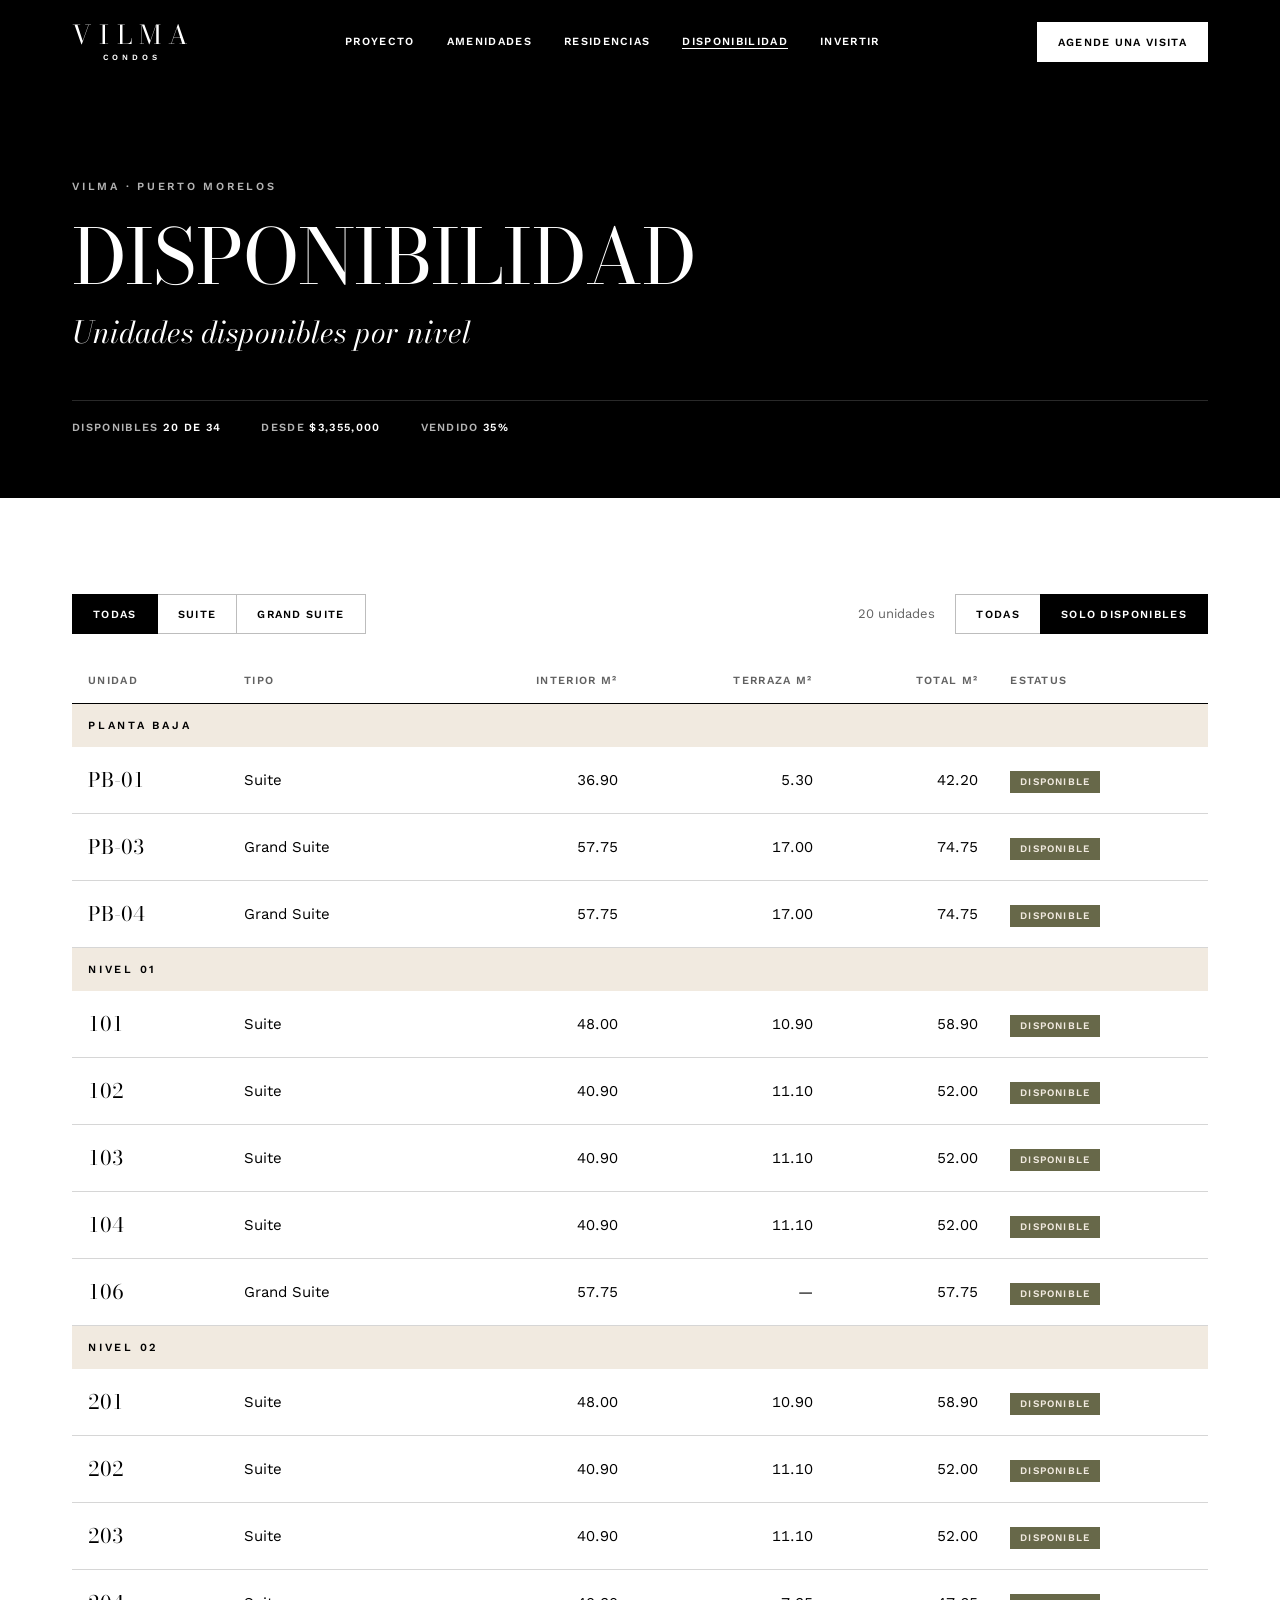
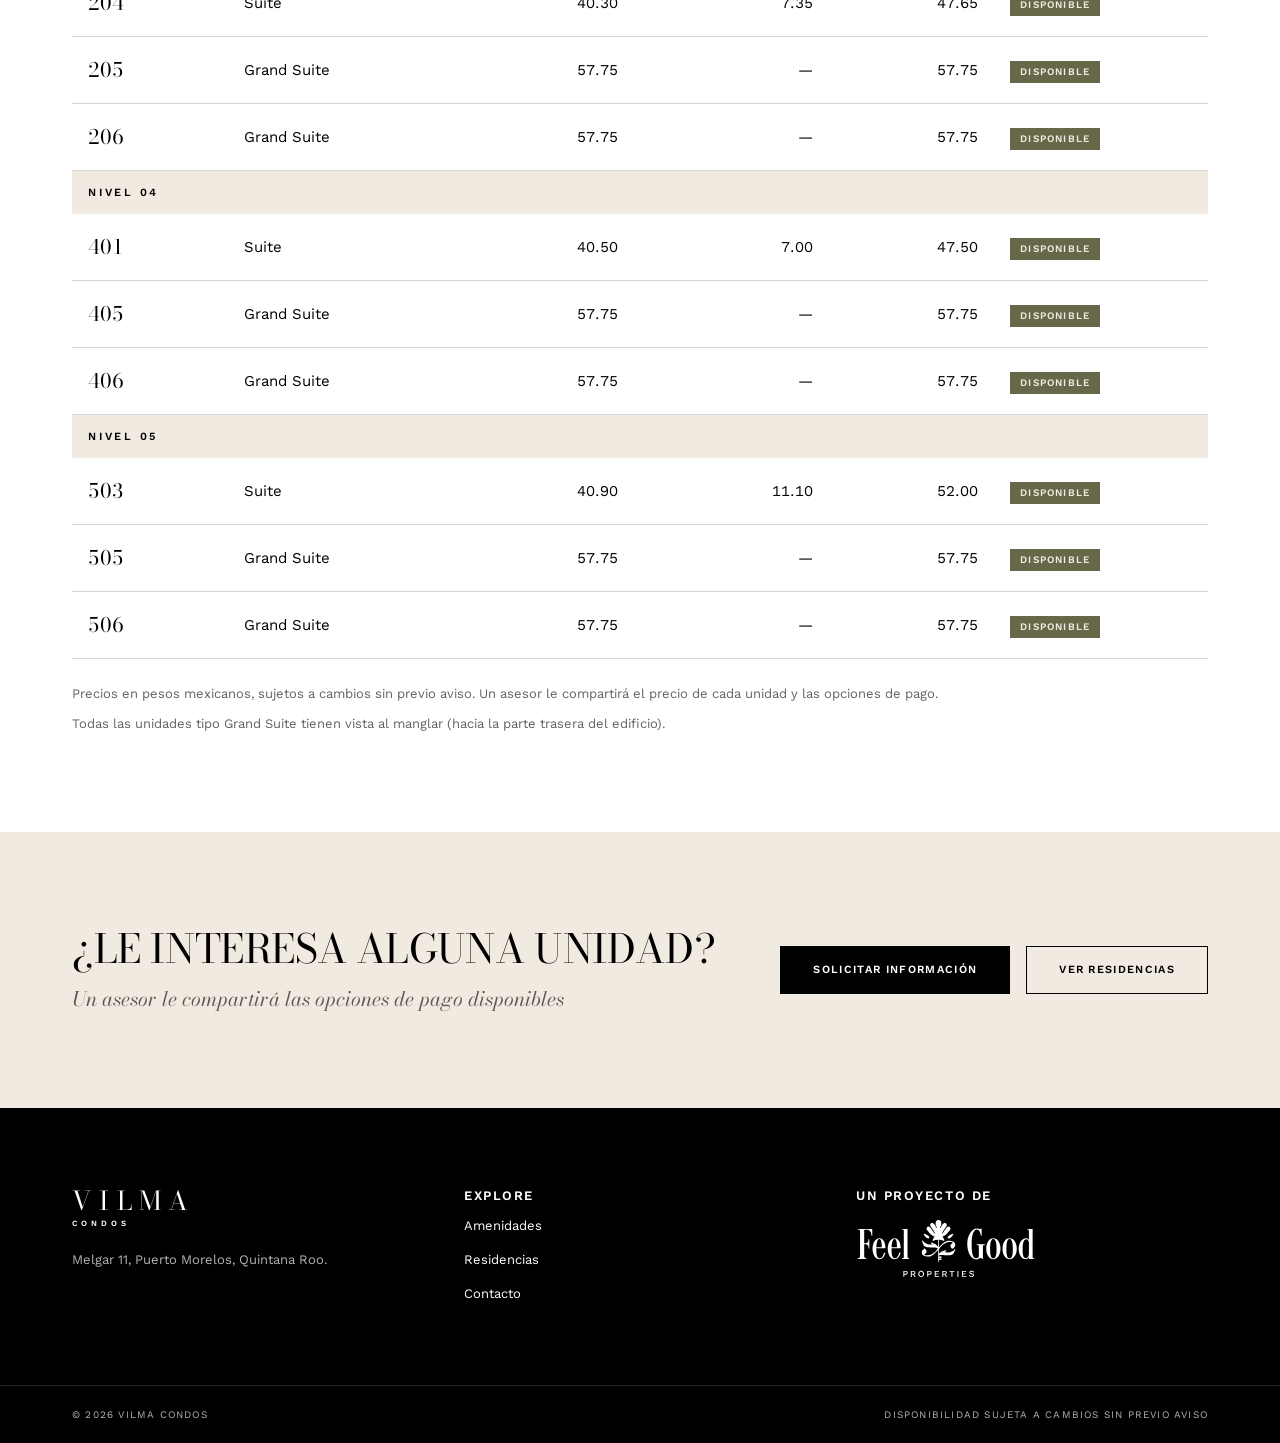
<file: precios.html>
<!DOCTYPE html>
<html lang="es-MX">
<head>
<meta charset="utf-8">
<meta name="viewport" content="width=device-width, initial-scale=1">
<title>Disponibilidad · Vilma Condos</title>
<link rel="stylesheet" href="vilma.css">
<style>
.phead{padding-top:var(--space-12);padding-bottom:var(--space-10)}
.phead h1{font-size:clamp(44px,6vw,var(--size-display-1))}
.phead .accent{font-size:var(--size-accent);margin-top:var(--space-4)}
.phead .meta{display:flex;gap:var(--space-8);flex-wrap:wrap;margin-top:var(--space-9);padding-top:var(--space-5);border-top:1px solid var(--fgp-paper-16);color:var(--fgp-paper-70)}
.phead .meta b{color:var(--fgp-white);font-weight:600}
.filters{display:flex;justify-content:space-between;align-items:center;gap:var(--space-5);flex-wrap:wrap;margin-bottom:var(--space-6)}
.seg{display:flex;flex-wrap:wrap}
.seg button{font:600 var(--size-label)/1 var(--font-text);text-transform:uppercase;letter-spacing:var(--tracking-label);height:40px;padding:0 var(--space-5);border:1px solid var(--border-field);margin-left:-1px;background:var(--fgp-white);color:var(--fgp-carbon);cursor:pointer;transition:all 160ms}
.seg button:first-child{margin-left:0}
.seg button:hover{border-color:var(--fgp-carbon);position:relative}
.seg button[aria-pressed="true"]{background:var(--fgp-carbon);color:var(--fgp-white);border-color:var(--fgp-carbon);position:relative}
.count{color:var(--text-secondary);font-size:var(--size-body-sm)}
.tbl{width:100%;overflow-x:auto}
table{width:100%;border-collapse:collapse;min-width:620px;font-variant-numeric:tabular-nums lining-nums}
th{text-align:left;font:600 var(--size-label)/1.2 var(--font-text);text-transform:uppercase;letter-spacing:var(--tracking-label);color:var(--text-secondary);padding:var(--space-4) var(--space-4);border-bottom:1px solid var(--border-rule)}
td{padding:var(--space-4);border-bottom:1px solid var(--border-subtle);font-size:var(--size-body)}
th.n,td.n{text-align:right}
tr.lvl td{background:var(--surface-linen);font:600 var(--size-label)/1 var(--font-text);text-transform:uppercase;letter-spacing:var(--tracking-wide);padding:var(--space-4);border-bottom:0}
td.u{font-family:var(--font-display);font-size:20px}
td.p{font-weight:600}
tr.sold td{color:var(--text-muted)}
tr.sold td.u{text-decoration:line-through;text-decoration-thickness:1px}
.st{display:inline-flex;align-items:center;gap:var(--space-2);font:600 var(--size-micro)/1 var(--font-text);text-transform:uppercase;letter-spacing:var(--tracking-label);padding:6px 10px}
.st.d{background:var(--fgp-oliva);color:var(--fgp-lino)}
.st.r{background:var(--fgp-terracota);color:var(--fgp-lino)}
.st.v{border:1px solid var(--border-field);color:var(--text-muted)}
tbody tr:not(.lvl):not(.sold):hover td{background:var(--fgp-ink-08)}
.fine{margin-top:var(--space-6);display:grid;gap:var(--space-2);font-size:var(--size-body-sm);color:var(--text-secondary)}
.fine p{margin:0}
.plans{display:grid;grid-template-columns:repeat(3,minmax(0,1fr));gap:var(--space-6)}
.plan{background:var(--fgp-white);color:var(--fgp-carbon);padding:var(--space-8);display:grid;gap:var(--space-6);align-content:start}
.plan .top{display:flex;justify-content:space-between;align-items:baseline;border-bottom:1px solid var(--border-rule);padding-bottom:var(--space-5)}
.plan .num{font-family:var(--font-display);font-style:italic;font-size:var(--size-accent)}
.plan .disc{font-family:var(--font-display);font-size:72px;line-height:1;font-variation-settings:var(--display-optical-size)}
.plan .disc small{display:block;font:600 var(--size-label)/1.2 var(--font-text);letter-spacing:var(--tracking-label);text-transform:uppercase;color:var(--text-secondary);margin-top:var(--space-3)}
.plan dl{margin:0;display:grid;gap:var(--space-3)}
.plan dl div{display:flex;justify-content:space-between;gap:var(--space-4);align-items:baseline}
.plan dt{font-family:var(--font-display);font-size:28px}
.plan dd{margin:0;color:var(--text-secondary);text-align:right}
.bar{display:flex;height:6px}
.bar i{display:block;background:var(--fgp-carbon)}
.bar i+i{background:var(--fgp-oliva-claro)}
.terms{display:grid;grid-template-columns:repeat(3,minmax(0,1fr));gap:var(--space-8);margin-top:var(--space-10);padding-top:var(--space-7);border-top:1px solid var(--fgp-lino)}
.terms b{display:block;font-family:var(--font-display);font-style:italic;font-weight:400;font-size:var(--size-accent);margin-bottom:var(--space-3)}
.terms p{margin:0;font-size:var(--size-body-sm)}
.cta{display:grid;grid-template-columns:minmax(0,1fr) auto;gap:var(--space-8);align-items:center}
.cta h2{font-size:var(--size-display-3)}
.cta .accent{font-size:var(--size-accent-sm);color:var(--text-secondary);margin-top:var(--space-4)}
@media (max-width:900px){.plans,.terms,.cta{grid-template-columns:1fr}}
</style>
</head>
<body>
<header class="ink">
<nav class="nav solid">
<div class="wrap">
<a class="brand" href="./" aria-label="Vilma Condos, inicio"><b>VILMA</b><small>CONDOS</small></a>
<ul class="label">
<li><a href="./#proyecto">Proyecto</a></li>
<li><a href="./#amenidades">Amenidades</a></li>
<li><a href="./#residencias">Residencias</a></li>
<li><a href="#lista" style="opacity:1;border-bottom:1px solid currentColor">Disponibilidad</a></li>
<li><a href="./#invertir">Invertir</a></li>
</ul>
<a class="btn light" href="./#contacto">Agende una visita</a>
</div>
</nav>
<div class="wrap phead" data-screen-label="Encabezado precios">
<p class="eyebrow" style="margin-bottom:var(--space-6);color:var(--fgp-paper-70)">Vilma · Puerto Morelos</p>
<h1 class="display">Disponibilidad</h1>
<p class="accent">Unidades disponibles por nivel</p>
<div class="meta label"><span>Disponibles <b id="mDisp"></b></span><span>Desde <b id="mDesde"></b></span><span>Vendido <b id="mPct"></b></span></div>
</div>
</header>
<main>
<section class="section" id="lista" data-screen-label="Disponibilidad">
<div class="wrap">
<div class="filters">
<div class="seg" role="group" aria-label="Tipología" id="fTipo">
<button aria-pressed="true" data-v="all">Todas</button><button aria-pressed="false" data-v="Suite">Suite</button><button aria-pressed="false" data-v="Grand Suite">Grand Suite</button>
</div>
<div style="display:flex;gap:var(--space-5);align-items:center;flex-wrap:wrap">
<span class="count" id="count"></span>
<div class="seg" role="group" aria-label="Estatus" id="fSt">
<button aria-pressed="false" data-v="all">Todas</button><button aria-pressed="true" data-v="d">Solo disponibles</button>
</div>
</div>
</div>
<div class="tbl">
<table>
<thead><tr><th>Unidad</th><th>Tipo</th><th class="n">Interior m²</th><th class="n">Terraza m²</th><th class="n">Total m²</th><th>Estatus</th></tr></thead>
<tbody id="rows"></tbody>
</table>
</div>
<div class="fine">
<p>Precios en pesos mexicanos, sujetos a cambios sin previo aviso. Un asesor le compartirá el precio de cada unidad y las opciones de pago.</p>
<p>Todas las unidades tipo Grand Suite tienen vista al manglar (hacia la parte trasera del edificio).</p>
</div>
</div>
</section>
<section class="section linen" data-screen-label="CTA contacto">
<div class="wrap cta">
<div>
<h2 class="display">¿Le interesa alguna unidad?</h2>
<p class="accent">Un asesor le compartirá las opciones de pago disponibles</p>
</div>
<div style="display:flex;gap:var(--space-4);flex-wrap:wrap"><a class="btn" href="./#contacto">Solicitar información</a><a class="btn ghost" href="./#residencias">Ver residencias</a></div>
</div>
</section>
</main>
<footer class="footer">
<div class="wrap">
<div style="display:grid;gap:var(--space-5)"><a class="brand" href="./" style="align-items:flex-start"><b style="margin-right:0">VILMA</b><small style="margin-right:0">CONDOS</small></a><p>Melgar 11, Puerto Morelos, Quintana Roo.</p></div>
<div style="display:grid;gap:var(--space-3)"><p class="label" style="color:var(--fgp-white)">Explore</p><p><a href="./#amenidades">Amenidades</a></p><p><a href="./#residencias">Residencias</a></p><p><a href="./#contacto">Contacto</a></p></div>
<div style="display:grid;gap:var(--space-4)"><p class="label" style="color:var(--fgp-white)">Un proyecto de</p><img src="assets/fgp-horizontal-blanco.svg" alt="Feel Good Properties" style="width:180px"></div>
</div>
<div class="legal"><div class="wrap"><span>© 2026 Vilma Condos</span><span>Disponibilidad sujeta a cambios sin previo aviso</span></div></div>
</footer>
<script>
const D=`PB-01|PB|S|36.90|5.30|42.20|79502.37|3355000|
PB-02|PB|S|36.90|5.30|42.20|79502.37|3355000|r
PB-03|PB|G|57.75|17.00|74.75|79598.66|5950000|
PB-04|PB|G|57.75|17.00|74.75|79598.66|5950000|
101|1|S|48.00|10.90|58.90|80645.16|4750000|
102|1|S|40.90|11.10|52.00|80769.23|4200000|
103|1|S|40.90|11.10|52.00|80769.23|4200000|
104|1|S|40.90|11.10|52.00|80769.23|4200000|
105|1|G|57.75|0|57.75|80519.48|4650000|r
106|1|G|57.75|0|57.75|80519.48|4650000|
201|2|S|48.00|10.90|58.90|84040.75|4950000|
202|2|S|40.90|11.10|52.00|83653.85|4350000|
203|2|S|40.90|11.10|52.00|83653.85|4350000|
204|2|S|40.30|7.35|47.65|82896.12|3950000|
205|2|G|57.75|0|57.75|81385.28|4700000|
206|2|G|57.75|0|57.75|81385.28|4700000|
301|3|S|48.00|10.90|58.90|||v
302|3|S|40.90|11.10|52.00|||v
303|3|S|40.90|11.10|52.00|||v
304|3|S|40.30|7.35|47.65|||v
305|3|G|57.75|0|57.75|||v
306|3|G|57.75|0|57.75|||v
401|4|S|40.50|7.00|47.50|92631.58|4400000|
402|4|S|40.90|11.10|52.00|||v
403|4|S|40.90|11.10|52.00|||v
404|4|S|40.90|11.10|52.00|||v
405|4|G|57.75|0|57.75|83982.68|4850000|
406|4|G|57.75|0|57.75|83982.68|4850000|
501|5|S|40.50|7.00|47.50|||v
502|5|S|40.90|11.10|52.00|||v
503|5|S|40.90|11.10|52.00|93269.23|4850000|
504|5|S|40.90|11.10|52.00|||v
505|5|G|57.75|0|57.75|84848.48|4900000|
506|5|G|57.75|0|57.75|84848.48|4900000|`.split('\n').map(l=>{const [u,n,t,i,te,to,pm,p,s]=l.split('|');return{u,n,t:t==='S'?'Suite':'Grand Suite',i:+i,te:+te,to:+to,pm:+pm,p:+p,s:s||'d'}});
const mx=(v,d=0)=>'$'+v.toLocaleString('es-MX',{minimumFractionDigits:d,maximumFractionDigits:d});
const m2=v=>v?v.toFixed(2):'—';
const ST={d:['d','Disponible'],r:['r','Reservado'],v:['v','Vendido']};
const LV={PB:'Planta baja',1:'Nivel 01',2:'Nivel 02',3:'Nivel 03',4:'Nivel 04',5:'Nivel 05'};
let tipo='all',st='d';
const disp=D.filter(r=>r.s==='d');
document.getElementById('mDisp').textContent=disp.length+' de '+D.length;
document.getElementById('mDesde').textContent=mx(Math.min(...disp.map(r=>r.p)));
document.getElementById('mPct').textContent=Math.round(D.filter(r=>r.s==='v').length/D.length*100)+'%';
function render(){const rows=D.filter(r=>(tipo==='all'||r.t===tipo)&&(st==='all'||r.s==='d'));let h='',last=null;
for(const r of rows){if(r.n!==last){h+=`<tr class="lvl"><td colspan="6">${LV[r.n]}</td></tr>`;last=r.n}
const[c,l]=ST[r.s];h+=`<tr class="${r.s==='v'?'sold':''}"><td class="u">${r.u}</td><td>${r.t}</td><td class="n">${m2(r.i)}</td><td class="n">${m2(r.te)}</td><td class="n">${m2(r.to)}</td><td><span class="st ${c}">${l}</span></td></tr>`}
document.getElementById('rows').innerHTML=h||'<tr><td colspan="6" style="color:var(--text-muted)">No hay unidades para esta combinación.</td></tr>';
document.getElementById('count').textContent=rows.length+(rows.length===1?' unidad':' unidades')}
function seg(id,fn){const g=document.getElementById(id);g.addEventListener('click',e=>{const b=e.target.closest('button');if(!b)return;g.querySelectorAll('button').forEach(x=>x.setAttribute('aria-pressed',x===b));fn(b.dataset.v);render()})}
seg('fTipo',v=>tipo=v);seg('fSt',v=>st=v);render();
</script>
</body>
</html>
</file>
<file: vilma.css>
@import url("ds/styles.css");
*{box-sizing:border-box}
html{scroll-behavior:smooth}
body{margin:0;background:var(--surface-page);color:var(--text-body);font-family:var(--font-text);font-size:var(--size-body);line-height:var(--leading-body-web)}
a{color:var(--link-color);transition:color 160ms}
a:hover{color:var(--link-color-hover)}
img{display:block;max-width:100%}
.wrap{max-width:var(--layout-max);margin:0 auto;padding:0 var(--layout-gutter)}
.display{font-family:var(--font-display);font-weight:400;font-variation-settings:var(--display-optical-size);font-optical-sizing:none;text-transform:uppercase;letter-spacing:var(--tracking-display);line-height:var(--leading-tight);margin:0}
.accent{font-family:var(--font-display);font-style:italic;font-weight:400;font-variation-settings:var(--display-optical-size);font-optical-sizing:none;line-height:var(--leading-accent);margin:0}
.eyebrow{font-weight:600;text-transform:uppercase;letter-spacing:var(--tracking-wide);font-size:var(--size-label);line-height:1.2;margin:0}
.label{font-weight:600;text-transform:uppercase;letter-spacing:var(--tracking-label);font-size:var(--size-label);line-height:1.2}
.btn{display:inline-flex;align-items:center;justify-content:center;gap:var(--space-2);height:48px;padding:0 var(--space-7);border:1px solid var(--fgp-carbon);background:var(--action-fill);color:var(--action-label);font:600 var(--size-label)/1 var(--font-text);text-transform:uppercase;letter-spacing:var(--tracking-label);text-decoration:none;white-space:nowrap;flex-shrink:0;cursor:pointer;transition:background 160ms,border-color 160ms,color 160ms}
.btn:hover{background:var(--action-fill-hover);border-color:var(--action-fill-hover);color:var(--action-label)}
.btn:active{transform:translateY(1px);opacity:.5}
.btn.ghost{background:transparent;color:var(--fgp-carbon)}
.btn.ghost:hover{background:var(--fgp-carbon);color:var(--fgp-white);border-color:var(--fgp-carbon)}
.btn.light{background:var(--fgp-white);color:var(--fgp-carbon);border-color:var(--fgp-white)}
.btn.light:hover{background:var(--fgp-lino);border-color:var(--fgp-lino);color:var(--fgp-carbon)}
.btn.ghost-light{background:transparent;color:var(--fgp-white);border-color:var(--fgp-paper-70)}
.btn.ghost-light:hover{background:var(--fgp-white);color:var(--fgp-carbon);border-color:var(--fgp-white)}
:focus-visible{outline:1px solid var(--action-focus-ring);outline-offset:3px}
/* nav */
.nav{position:absolute;inset:0 0 auto 0;z-index:10;color:var(--fgp-white)}
.nav.solid{position:relative;background:var(--fgp-carbon)}
.nav .wrap{height:var(--layout-nav-h);display:flex;align-items:center;justify-content:space-between;gap:var(--space-7)}
.brand{display:flex;flex-direction:column;align-items:center;text-decoration:none;color:inherit;line-height:1}
.brand:hover{color:inherit}
.brand b{font-family:var(--font-display);font-weight:400;font-variation-settings:var(--display-optical-size);font-size:26px;letter-spacing:.28em;margin-right:-.28em}
.brand small{font-size:8px;font-weight:600;letter-spacing:.5em;margin-top:6px;margin-right:-.5em}
.nav ul{display:flex;gap:var(--space-7);list-style:none;margin:0;padding:0;white-space:nowrap}
.nav ul a,.nav ul a:hover{color:inherit;text-decoration:none!important;border-bottom:0;transition:opacity 160ms}
.nav ul a:hover{opacity:.68;color:inherit}
.nav .btn{height:40px;padding:0 var(--space-5)}
/* sections */
.section{padding:var(--layout-section-y) 0}
.sh{display:flex;align-items:baseline;justify-content:space-between;gap:var(--space-6);padding-bottom:var(--space-5);border-bottom:1px solid var(--border-rule);margin-bottom:var(--space-9)}
.sh h2{font-size:var(--size-display-2)}
.sh .accent{font-size:var(--size-accent-sm);color:var(--text-secondary)}
.linen{background:var(--surface-linen)}
.olive{background:var(--surface-olive);color:var(--text-on-olive)}
.olive .sh{border-color:var(--fgp-lino)}
.olive .sh .accent{color:var(--text-accent-on-olive)}
.ink{background:var(--surface-ink);color:var(--text-on-ink)}
.terra{background:var(--surface-terracotta);color:var(--text-on-terracotta)}
.footer{background:var(--fgp-carbon);color:var(--fgp-white);padding:var(--space-11) 0 0}
.footer .wrap{display:grid;grid-template-columns:repeat(auto-fit,minmax(220px,1fr));gap:var(--space-8);align-items:start}
.footer p{margin:0;color:var(--fgp-paper-70);font-size:var(--size-body-sm)}
.footer a{color:var(--fgp-white)}
.footer a:hover{color:var(--fgp-lino)}
.legal{margin-top:var(--space-11);border-top:1px solid var(--fgp-paper-16);padding:var(--space-5) 0;font-size:var(--size-micro);color:var(--fgp-paper-70);letter-spacing:var(--tracking-label);text-transform:uppercase}
.legal .wrap{display:flex;justify-content:space-between;gap:var(--space-5);flex-wrap:wrap}
@media (max-width:1180px){.nav ul{gap:var(--space-5)}}
@media (max-width:1100px){.nav ul{display:none}}
@media (max-width:900px){:root{--layout-gutter:24px;--layout-section-y:64px}.nav ul{display:none}.sh{flex-direction:column;align-items:flex-start}.sh h2{font-size:36px}}
@media (prefers-reduced-motion:reduce){*{transition:none!important;scroll-behavior:auto!important}}
</file>
